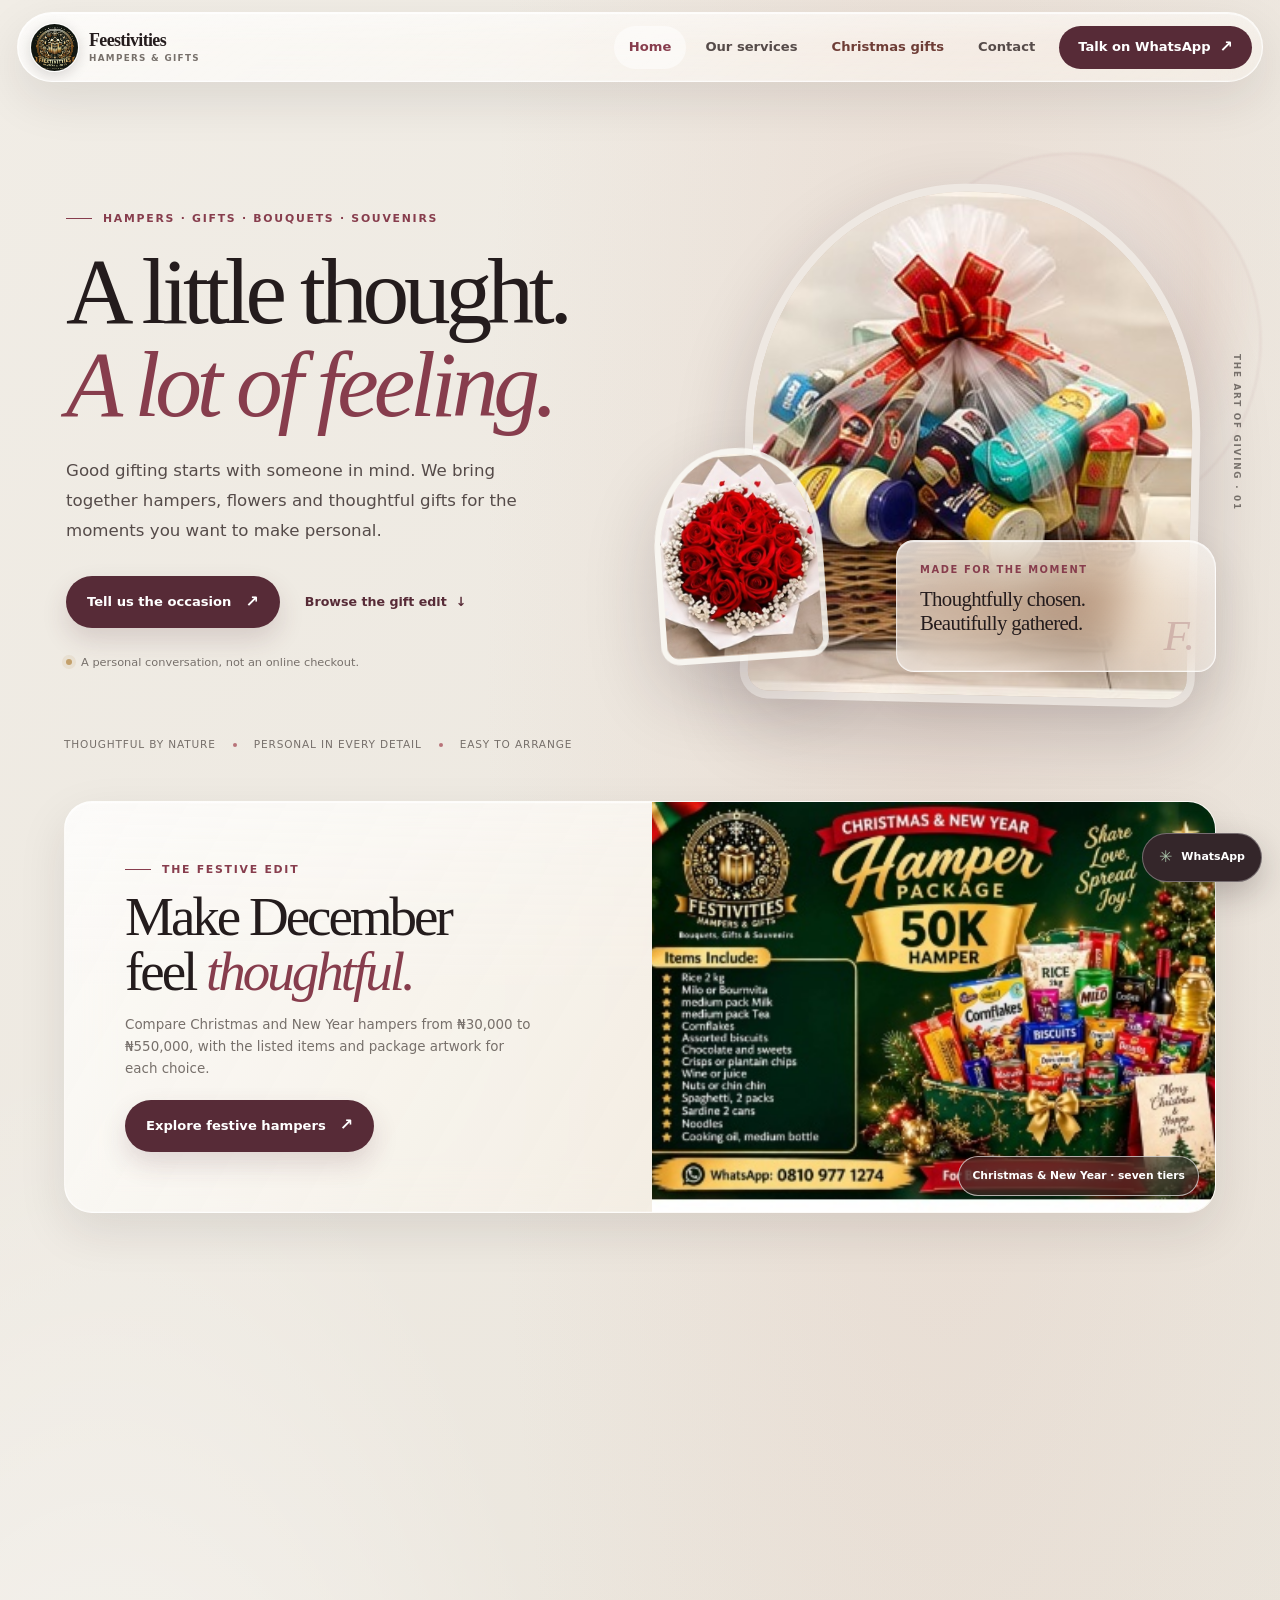
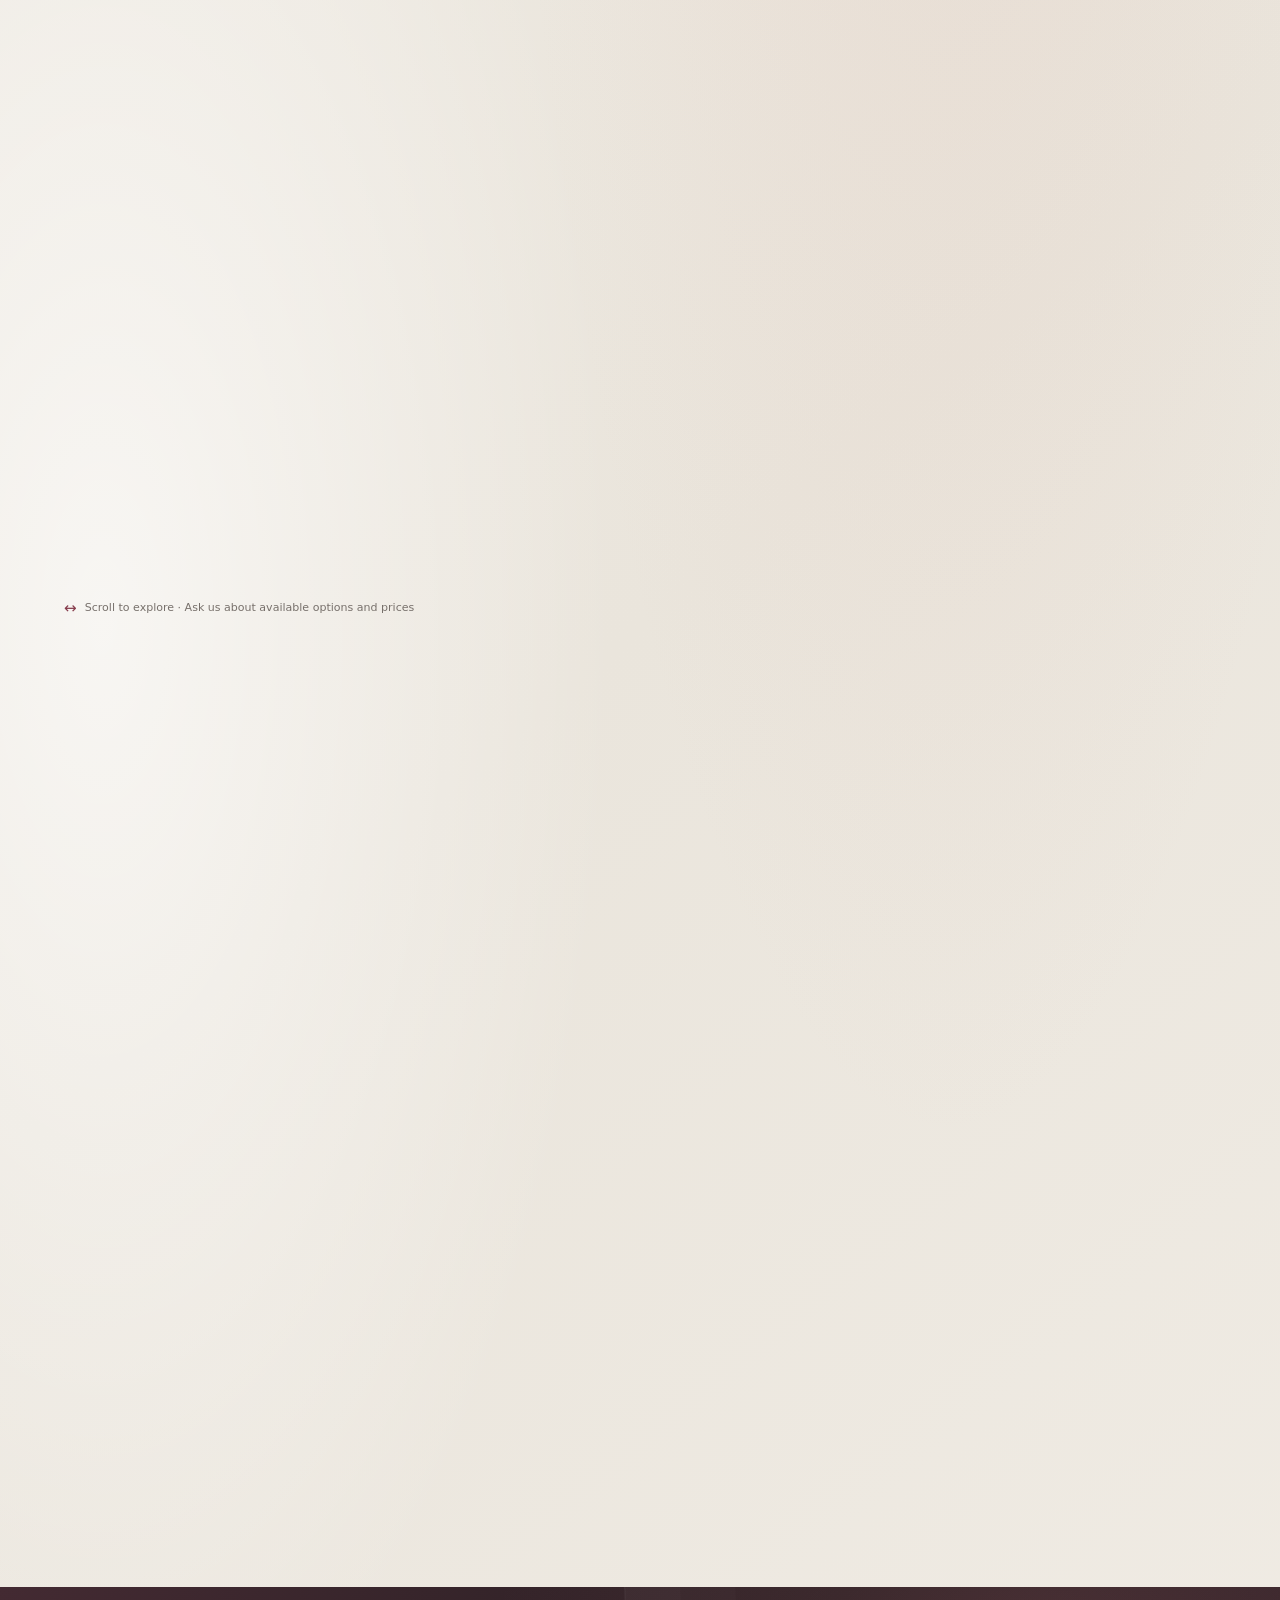
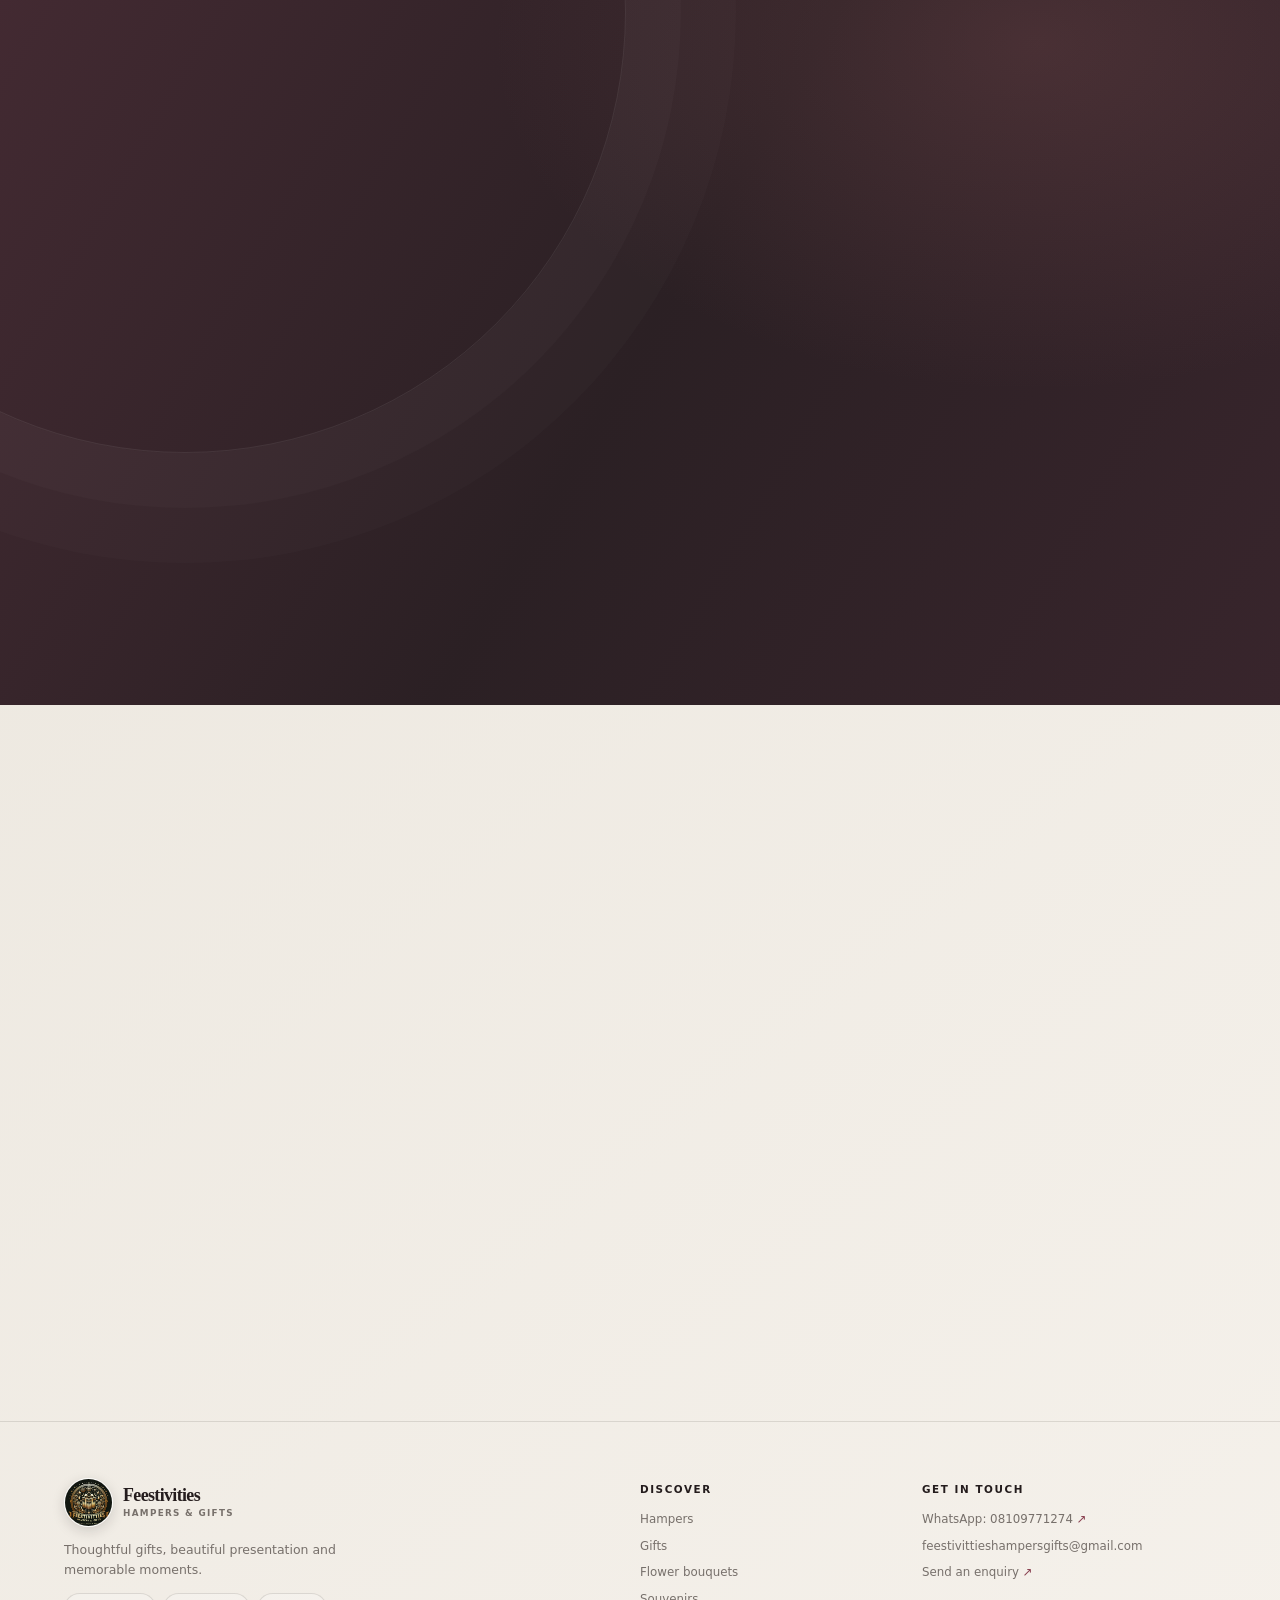
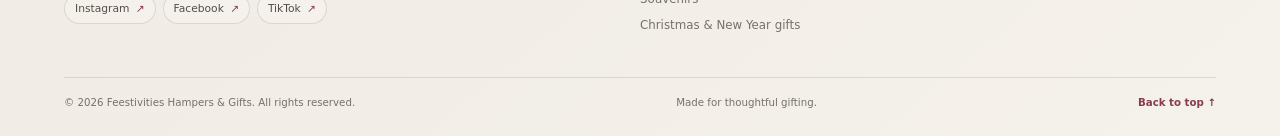
<file: index.html>
<!doctype html>
<html lang="en">
<head>
  <meta charset="utf-8">
  <meta name="viewport" content="width=device-width, initial-scale=1">
  <meta name="theme-color" content="#eee9e1">
  <title>Hampers &amp; Gifts in Nigeria | Feestivities</title>
  <meta name="description" content="Thoughtful hampers, flowers and gifts for birthdays, celebrations and the moments worth remembering. Browse Feestivities and enquire on WhatsApp.">
  <link rel="canonical" href="https://feestivittieshampersgifts.github.io/com/">
  <meta name="keywords" content="gift hampers Nigeria, hampers, flowers, celebration gifts, Feestivities">
  <meta name="referrer" content="strict-origin-when-cross-origin">
  <meta http-equiv="Content-Security-Policy" content="default-src 'self'; base-uri 'self'; object-src 'none'; form-action 'self'; script-src 'self'; style-src 'self'; img-src 'self' data:; font-src 'self' data:; connect-src 'self'; upgrade-insecure-requests">
  <meta property="og:type" content="website">
  <meta property="og:site_name" content="Feestivities Hampers &amp; Gifts">
  <meta property="og:url" content="https://feestivittieshampersgifts.github.io/com/">
  <meta property="og:title" content="Hampers &amp; Gifts in Nigeria | Feestivities">
  <meta property="og:description" content="Thoughtful hampers, flowers and gifts for the moments worth remembering.">
  <meta property="og:image" content="https://files.manuscdn.com/user_upload_by_module/session_file/310519664079366504/eACxbSmCUSmBWmVC.jpg">
  <meta property="og:image:alt" content="A collection of thoughtful Feestivities hampers and gifts from the supplied product photos">
  <meta property="og:image:type" content="image/jpeg">
  <meta name="twitter:card" content="summary_large_image">
  <meta name="twitter:title" content="Hampers &amp; Gifts in Nigeria | Feestivities">
  <meta name="twitter:description" content="Thoughtful hampers, flowers and gifts for the moments worth remembering.">
  <meta name="twitter:image" content="https://files.manuscdn.com/user_upload_by_module/session_file/310519664079366504/eACxbSmCUSmBWmVC.jpg">
  <meta name="twitter:image:alt" content="A collection of thoughtful Feestivities hampers and gifts from the supplied product photos">
  <link rel="icon" href="assets/images/logo.jpg">
  <link rel="stylesheet" href="css/style.css">
  <link rel="stylesheet" href="css/christmas.css">
</head>
<body id="top" data-page="home">
  <div class="scroll-meter" aria-hidden="true"><span></span></div>
  <header class="site-header glass-surface">
    <a class="brand" href="index.html" aria-label="Feestivities Hampers & Gifts home">
      <img src="assets/images/logo.jpg" alt="">
      <span class="brand-name">Feestivities<small>Hampers &amp; Gifts</small></span>
    </a>
    <button class="menu-toggle" type="button" aria-label="Open navigation" aria-expanded="false" aria-controls="primary-navigation">
      <span></span><span></span>
    </button>
    <nav class="main-nav" id="primary-navigation" aria-label="Main navigation">
      <a class="nav-link is-active" href="index.html" aria-current="page">Home</a>
      <a class="nav-link" href="services.html">Our services</a>
      <a class="nav-link holiday-link" href="christmas.html">Christmas gifts</a>
      <a class="nav-link" href="contact.html">Contact</a>
      <a class="nav-cta" href="https://wa.me/2348109771274?text=Hello%20Feestivities%20Hampers%20%26%20Gifts%2C%20I%20would%20like%20to%20ask%20about%20an%20order." target="_blank" rel="noopener noreferrer">Talk on WhatsApp <span aria-hidden="true">↗</span></a>
    </nav>
  </header>

  <main>
    <section class="hero section-wrap">
      <div class="container hero-layout">
        <div class="hero-copy reveal">
          <p class="eyebrow"><span class="eyebrow-line"></span> Hampers · Gifts · Bouquets · Souvenirs</p>
          <h1>A little thought.<br><em>A lot of feeling.</em></h1>
          <p class="hero-lead">Good gifting starts with someone in mind. We bring together hampers, flowers and thoughtful gifts for the moments you want to make personal.</p>
          <div class="hero-actions">
            <a class="button button-dark" href="https://wa.me/2348109771274?text=Hello%20Feestivities%20Hampers%20%26%20Gifts%2C%20I%20would%20like%20help%20choosing%20a%20gift." target="_blank" rel="noopener noreferrer" data-whatsapp="gift guidance">Tell us the occasion <span aria-hidden="true">↗</span></a>
            <a class="text-link" href="#gift-edit">Browse the gift edit <span aria-hidden="true">↓</span></a>
          </div>
          <p class="quiet-note"><span class="quiet-dot"></span> A personal conversation, not an online checkout.</p>
        </div>
        <div class="hero-stage reveal" data-parallax-stage>
          <div class="hero-image hero-image-main">
            <img src="assets/images/hamper-basket.jpg" alt="A woven hamper basket filled with carefully arranged gifts" fetchpriority="high">
          </div>
          <div class="hero-glass-note glass-surface">
            <span class="note-overline">Made for the moment</span>
            <strong>Thoughtfully chosen.<br>Beautifully gathered.</strong>
            <span class="note-mark" aria-hidden="true">F.</span>
          </div>
          <div class="hero-image hero-image-detail">
            <img src="assets/images/flower-bouquet-red.jpg" alt="A bouquet of red roses, wrapped for a special moment" loading="lazy">
          </div>
          <span class="hero-side-caption" aria-hidden="true">THE ART OF GIVING · 01</span>
          <div class="hero-orb" aria-hidden="true"></div>
        </div>
      </div>
      <div class="container hero-foot reveal">
        <span>Thoughtful by nature</span><span class="foot-divider"></span><span>Personal in every detail</span><span class="foot-divider"></span><span>Easy to arrange</span>
      </div>
    </section>

    <section class="holiday-teaser section-wrap">
      <div class="container">
        <div class="holiday-teaser-panel glass-surface reveal">
          <div class="holiday-teaser-copy">
            <p class="eyebrow"><span class="eyebrow-line"></span> The festive edit</p>
            <h2>Make December<br>feel <em>thoughtful.</em></h2>
            <p>Compare Christmas and New Year hampers from ₦30,000 to ₦550,000, with the listed items and package artwork for each choice.</p>
            <a class="button button-dark" href="christmas.html">Explore festive hampers <span aria-hidden="true">↗</span></a>
          </div>
          <a class="holiday-teaser-art" href="christmas.html" aria-label="See Christmas and New Year hamper packages">
            <img src="assets/holiday/christmas-hamper-50k.jpg" alt="Christmas and New Year ₦50,000 hamper package from the supplied Feestivities artwork" loading="lazy">
            <span>Christmas &amp; New Year · seven tiers</span>
          </a>
        </div>
      </div>
    </section>

    <section class="gift-edit section-wrap" id="gift-edit">
      <div class="container">
        <div class="section-heading reveal">
          <div>
            <p class="eyebrow"><span class="eyebrow-line"></span> A few ways to say it</p>
            <h2>Find your kind<br>of <em>thoughtful.</em></h2>
          </div>
          <div class="heading-aside">
            <p>Browse a handful of gift ideas, then ask us about an arrangement that feels right for your person and occasion.</p>
            <a class="text-link" href="services.html">See all services <span aria-hidden="true">↗</span></a>
          </div>
        </div>
        <div class="filter-row reveal" role="group" aria-label="Filter gift ideas">
          <span class="filter-label">Browse by</span>
          <button class="filter-chip is-selected" type="button" data-filter="all" aria-pressed="true">Everything</button>
          <button class="filter-chip" type="button" data-filter="hampers" aria-pressed="false">Hampers</button>
          <button class="filter-chip" type="button" data-filter="gifts" aria-pressed="false">Gifts</button>
          <button class="filter-chip" type="button" data-filter="flowers" aria-pressed="false">Flowers</button>
          <div class="rail-controls" aria-label="Scroll gift ideas">
            <button type="button" class="round-control" data-rail="gift-rail" data-direction="-1" aria-label="Scroll gift ideas left">←</button>
            <button type="button" class="round-control" data-rail="gift-rail" data-direction="1" aria-label="Scroll gift ideas right">→</button>
          </div>
        </div>
        <div class="product-rail" id="gift-rail" aria-label="Gift ideas">
          <article class="product-slide reveal" data-category="hampers">
            <a class="product-photo" href="contact.html#enquiry" aria-label="Ask about Birthday Hamper">
              <img src="assets/images/birthday-gift.jpg" alt="Birthday gift arrangement with a balloon and flowers" loading="lazy">
              <span class="photo-index">01 <i>/</i> 12</span><span class="photo-arrow" aria-hidden="true">↗</span>
            </a>
            <div class="product-caption"><span class="product-type">For birthdays</span><h3>Birthday Hamper</h3><a class="text-link" href="https://wa.me/2348109771274?text=Hello%20Feestivities%20Hampers%20%26%20Gifts%2C%20I%20am%20interested%20in%20your%20Birthday%20Hamper.%20Please%20send%20me%20the%20available%20options%20and%20prices." target="_blank" rel="noopener noreferrer" data-whatsapp="Birthday Hamper">Ask about this gift <span aria-hidden="true">↗</span></a></div>
          </article>
          <article class="product-slide reveal" data-category="gifts">
            <a class="product-photo" href="contact.html#enquiry" aria-label="Ask about Romantic Gift">
              <img src="assets/images/valentine-gift-1.jpg" alt="A red and gold romantic gift box arrangement" loading="lazy">
              <span class="photo-index">02 <i>/</i> 12</span><span class="photo-arrow" aria-hidden="true">↗</span>
            </a>
            <div class="product-caption"><span class="product-type">For someone special</span><h3>Romantic Gift</h3><a class="text-link" href="https://wa.me/2348109771274?text=Hello%20Feestivities%20Hampers%20%26%20Gifts%2C%20I%20am%20interested%20in%20your%20Romantic%20Gift.%20Please%20send%20me%20the%20available%20options%20and%20prices." target="_blank" rel="noopener noreferrer" data-whatsapp="Romantic Gift">Ask about this gift <span aria-hidden="true">↗</span></a></div>
          </article>
          <article class="product-slide reveal" data-category="flowers">
            <a class="product-photo" href="contact.html#enquiry" aria-label="Ask about Flower Bouquet">
              <img src="assets/images/flower-bouquet-red.jpg" alt="A rounded bouquet of red roses" loading="lazy">
              <span class="photo-index">03 <i>/</i> 12</span><span class="photo-arrow" aria-hidden="true">↗</span>
            </a>
            <div class="product-caption"><span class="product-type">Say it with flowers</span><h3>Flower Bouquet</h3><a class="text-link" href="https://wa.me/2348109771274?text=Hello%20Feestivities%20Hampers%20%26%20Gifts%2C%20I%20am%20interested%20in%20a%20Flower%20Bouquet.%20Please%20send%20me%20the%20available%20options%20and%20prices." target="_blank" rel="noopener noreferrer" data-whatsapp="Flower Bouquet">Ask about this gift <span aria-hidden="true">↗</span></a></div>
          </article>
          <article class="product-slide reveal" data-category="gifts">
            <a class="product-photo" href="contact.html#enquiry" aria-label="Ask about Luxury Gift Set">
              <img src="assets/images/valentine-gift-2.jpg" alt="A dark gift box with carefully arranged personal gifts" loading="lazy">
              <span class="photo-index">04 <i>/</i> 12</span><span class="photo-arrow" aria-hidden="true">↗</span>
            </a>
            <div class="product-caption"><span class="product-type">A considered surprise</span><h3>Luxury Gift Set</h3><a class="text-link" href="https://wa.me/2348109771274?text=Hello%20Feestivities%20Hampers%20%26%20Gifts%2C%20I%20am%20interested%20in%20your%20Luxury%20Gift%20Set.%20Please%20send%20me%20the%20available%20options%20and%20prices." target="_blank" rel="noopener noreferrer" data-whatsapp="Luxury Gift Set">Ask about this gift <span aria-hidden="true">↗</span></a></div>
          </article>
          <article class="product-slide reveal" data-category="gifts">
            <a class="product-photo" href="contact.html#enquiry" aria-label="Ask about Love Teddy Gift">
              <img src="assets/images/valentine-teddy.jpg" alt="A pink teddy bear holding a red rose heart" loading="lazy">
              <span class="photo-index">05 <i>/</i> 12</span><span class="photo-arrow" aria-hidden="true">↗</span>
            </a>
            <div class="product-caption"><span class="product-type">A playful gesture</span><h3>Love Teddy Gift</h3><a class="text-link" href="https://wa.me/2348109771274?text=Hello%20Feestivities%20Hampers%20%26%20Gifts%2C%20I%20am%20interested%20in%20your%20Love%20Teddy%20Gift.%20Please%20send%20me%20the%20available%20options%20and%20prices." target="_blank" rel="noopener noreferrer" data-whatsapp="Love Teddy Gift">Ask about this gift <span aria-hidden="true">↗</span></a></div>
          </article>
          <article class="product-slide reveal" data-category="flowers">
            <a class="product-photo" href="contact.html#enquiry" aria-label="Ask about Rose Bouquet">
              <img src="assets/images/flower-bouquet-red-white.jpg" alt="A bouquet of red and white roses" loading="lazy">
              <span class="photo-index">06 <i>/</i> 12</span><span class="photo-arrow" aria-hidden="true">↗</span>
            </a>
            <div class="product-caption"><span class="product-type">Classic, in bloom</span><h3>Rose Bouquet</h3><a class="text-link" href="https://wa.me/2348109771274?text=Hello%20Feestivities%20Hampers%20%26%20Gifts%2C%20I%20am%20interested%20in%20your%20Rose%20Bouquet.%20Please%20send%20me%20the%20available%20options%20and%20prices." target="_blank" rel="noopener noreferrer" data-whatsapp="Rose Bouquet">Ask about this gift <span aria-hidden="true">↗</span></a></div>
          </article>
          <article class="product-slide reveal" data-category="hampers">
            <a class="product-photo" href="contact.html#enquiry" aria-label="Ask about Celebration Hamper">
              <img src="assets/images/celebration-hamper.jpg" alt="A colourful celebration hamper arranged in a gift box" loading="lazy">
              <span class="photo-index">07 <i>/</i> 12</span><span class="photo-arrow" aria-hidden="true">↗</span>
            </a>
            <div class="product-caption"><span class="product-type">For a milestone</span><h3>Celebration Hamper</h3><a class="text-link" href="https://wa.me/2348109771274?text=Hello%20Feestivities%20Hampers%20%26%20Gifts%2C%20I%20am%20interested%20in%20your%20Celebration%20Hamper.%20Please%20send%20me%20the%20available%20options%20and%20prices." target="_blank" rel="noopener noreferrer" data-whatsapp="Celebration Hamper">Ask about this gift <span aria-hidden="true">↗</span></a></div>
          </article>
          <article class="product-slide reveal" data-category="hampers">
            <a class="product-photo" href="contact.html#enquiry" aria-label="Ask about Basket Hamper">
              <img src="assets/images/hamper-basket.jpg" alt="A wicker hamper basket filled with bottles, treats and gifts" loading="lazy">
              <span class="photo-index">08 <i>/</i> 12</span><span class="photo-arrow" aria-hidden="true">↗</span>
            </a>
            <div class="product-caption"><span class="product-type">Gathered together</span><h3>Basket Hamper</h3><a class="text-link" href="https://wa.me/2348109771274?text=Hello%20Feestivities%20Hampers%20%26%20Gifts%2C%20I%20am%20interested%20in%20your%20Basket%20Hamper.%20Please%20send%20me%20the%20available%20options%20and%20prices." target="_blank" rel="noopener noreferrer" data-whatsapp="Basket Hamper">Ask about this gift <span aria-hidden="true">↗</span></a></div>
          </article>
          <article class="product-slide reveal" data-category="gifts">
            <a class="product-photo" href="contact.html#enquiry" aria-label="Ask about Pink Gift Collection">
              <img src="assets/images/pink-gift.jpg" alt="A pink gift arrangement with a handbag, tumbler and keepsakes" loading="lazy">
              <span class="photo-index">09 <i>/</i> 12</span><span class="photo-arrow" aria-hidden="true">↗</span>
            </a>
            <div class="product-caption"><span class="product-type">A softer palette</span><h3>Pink Gift Collection</h3><a class="text-link" href="https://wa.me/2348109771274?text=Hello%20Feestivities%20Hampers%20%26%20Gifts%2C%20I%20am%20interested%20in%20your%20Pink%20Gift%20Collection.%20Please%20send%20me%20the%20available%20options%20and%20prices." target="_blank" rel="noopener noreferrer" data-whatsapp="Pink Gift Collection">Ask about this gift <span aria-hidden="true">↗</span></a></div>
          </article>
          <article class="product-slide reveal" data-category="gifts">
            <a class="product-photo" href="contact.html#enquiry" aria-label="Ask about Premium Gift Box">
              <img src="assets/images/black-gift.jpg" alt="A premium dark gift box with a blue ribbon" loading="lazy">
              <span class="photo-index">10 <i>/</i> 12</span><span class="photo-arrow" aria-hidden="true">↗</span>
            </a>
            <div class="product-caption"><span class="product-type">A polished presentation</span><h3>Premium Gift Box</h3><a class="text-link" href="https://wa.me/2348109771274?text=Hello%20Feestivities%20Hampers%20%26%20Gifts%2C%20I%20am%20interested%20in%20your%20Premium%20Gift%20Box.%20Please%20send%20me%20the%20available%20options%20and%20prices." target="_blank" rel="noopener noreferrer" data-whatsapp="Premium Gift Box">Ask about this gift <span aria-hidden="true">↗</span></a></div>
          </article>
          <article class="product-slide reveal" data-category="hampers">
            <a class="product-photo" href="contact.html#enquiry" aria-label="Ask about Birthday Surprise">
              <img src="assets/images/birthday-gentleman.jpg" alt="A wooden birthday hamper with personal gifts" loading="lazy">
              <span class="photo-index">11 <i>/</i> 12</span><span class="photo-arrow" aria-hidden="true">↗</span>
            </a>
            <div class="product-caption"><span class="product-type">A birthday to remember</span><h3>Birthday Surprise</h3><a class="text-link" href="https://wa.me/2348109771274?text=Hello%20Feestivities%20Hampers%20%26%20Gifts%2C%20I%20am%20interested%20in%20your%20Birthday%20Surprise.%20Please%20send%20me%20the%20available%20options%20and%20prices." target="_blank" rel="noopener noreferrer" data-whatsapp="Birthday Surprise">Ask about this gift <span aria-hidden="true">↗</span></a></div>
          </article>
          <article class="product-slide reveal" data-category="gifts">
            <a class="product-photo" href="contact.html#enquiry" aria-label="Ask about Custom Gift Box">
              <img src="assets/images/jewelry-gift.jpg" alt="A jewelry gift presentation in a keepsake box" loading="lazy">
              <span class="photo-index">12 <i>/</i> 12</span><span class="photo-arrow" aria-hidden="true">↗</span>
            </a>
            <div class="product-caption"><span class="product-type">Made around your idea</span><h3>Custom Gift Box</h3><a class="text-link" href="https://wa.me/2348109771274?text=Hello%20Feestivities%20Hampers%20%26%20Gifts%2C%20I%20am%20interested%20in%20a%20Custom%20Gift%20Box.%20Please%20send%20me%20the%20available%20options%20and%20prices." target="_blank" rel="noopener noreferrer" data-whatsapp="Custom Gift Box">Ask about this gift <span aria-hidden="true">↗</span></a></div>
          </article>
        </div>
        <p class="rail-hint"><span aria-hidden="true">↔</span> Scroll to explore · Ask us about available options and prices</p>
      </div>
    </section>

    <section class="moments-section section-wrap">
      <div class="container moments-layout">
        <div class="moments-visual reveal">
          <div class="moment-photo moment-photo-tall"><img src="assets/images/valentine-wine.jpg" alt="Heart-shaped romantic gift with roses and chocolates" loading="lazy"></div>
          <div class="moment-photo moment-photo-small"><img src="assets/images/celebration-stack.jpg" alt="A series of red celebration gift boxes" loading="lazy"></div>
          <span class="moment-caption glass-surface">Made for a moment that matters</span>
        </div>
        <div class="moments-copy reveal">
          <p class="eyebrow"><span class="eyebrow-line"></span> The reason behind it</p>
          <h2>There’s always<br>a <em>right moment.</em></h2>
          <p class="moments-lead">A birthday, a thank-you, a new beginning—or simply a day you want to make brighter. Choose an occasion and explore a thoughtful way to mark it.</p>
          <div class="moment-links" aria-label="Browse by occasion">
            <a href="services.html#valentine">Valentine’s Day <span>↗</span></a>
            <a href="services.html#birthday">Birthday <span>↗</span></a>
            <a href="services.html#bridal">Bridal Shower <span>↗</span></a>
            <a href="services.html#wedding">Wedding Day <span>↗</span></a>
            <a href="services.html#celebration">Celebrations <span>↗</span></a>
            <a href="services.html#graduation">Graduation <span>↗</span></a>
            <a href="services.html#corporate">Corporate Event <span>↗</span></a>
            <a href="services.html#appreciation">Appreciation <span>↗</span></a>
          </div>
          <a class="text-link" href="services.html#occasions">Explore every occasion <span aria-hidden="true">↗</span></a>
        </div>
      </div>
    </section>

    <section class="ritual-section section-wrap">
      <div class="container ritual-layout">
        <div class="ritual-copy reveal">
          <p class="eyebrow eyebrow-light"><span class="eyebrow-line"></span> The Feestivities way</p>
          <h2>Personal is<br>the <em>prettiest part.</em></h2>
          <p>Share a little about the person, the moment and what you have in mind. We’ll talk through the available options with you directly.</p>
          <a class="button button-glass" href="services.html">Explore our services <span aria-hidden="true">↗</span></a>
        </div>
        <div class="ritual-steps reveal">
          <div class="ritual-step"><span>01</span><div><h3>Choose a feeling</h3><p>Explore hampers, gifts, bouquets and souvenirs.</p></div></div>
          <div class="ritual-step"><span>02</span><div><h3>Tell us about the moment</h3><p>Share your occasion, preferences and budget over WhatsApp.</p></div></div>
          <div class="ritual-step"><span>03</span><div><h3>Make it personal</h3><p>Discuss a suitable arrangement and available options with us.</p></div></div>
          <a class="ritual-photo" href="services.html#hampers" aria-label="Explore hamper services">
            <img src="assets/images/celebration-hamper.jpg" alt="A gift hamper arranged for a celebration" loading="lazy">
            <span>Beautifully considered <b aria-hidden="true">↗</b></span>
          </a>
        </div>
      </div>
    </section>

    <section class="closing-section section-wrap">
      <div class="container">
        <div class="closing-card glass-surface reveal">
          <span class="closing-stamp" aria-hidden="true">F.</span>
          <p class="eyebrow">Start with a small detail</p>
          <h2>Who are you<br>thinking of?</h2>
          <p>Tell us about the moment. We’ll help you find a thoughtful way to mark it.</p>
          <a class="button button-dark" href="https://wa.me/2348109771274?text=Hello%20Feestivities%20Hampers%20%26%20Gifts%2C%20I%20would%20like%20to%20make%20an%20enquiry%20about%20a%20gift." target="_blank" rel="noopener noreferrer" data-general-whatsapp>Start a WhatsApp enquiry <span aria-hidden="true">↗</span></a>
          <span class="closing-footnote">Your enquiry opens in WhatsApp. No online checkout.</span>
        </div>
      </div>
    </section>
  </main>

  <footer class="site-footer">
    <div class="container footer-main">
      <div class="footer-brand-block">
        <a class="brand footer-brand" href="index.html" aria-label="Feestivities Hampers & Gifts home">
          <img src="assets/images/logo.jpg" alt="">
          <span class="brand-name">Feestivities<small>Hampers &amp; Gifts</small></span>
        </a>
        <p>Thoughtful gifts, beautiful presentation and memorable moments.</p>
        <div class="social-links" aria-label="Social media">
          <a href="https://www.instagram.com/f_hampers_gifts?igsi=MThiamdqd2gwbDBrdw==" target="_blank" rel="noopener noreferrer">Instagram <span>↗</span></a>
          <a href="https://www.facebook.com/profile.php?id=61571345895703&amp;mibextid=rS40aB7S9Ucbxw6v" target="_blank" rel="noopener noreferrer">Facebook <span>↗</span></a>
          <a href="https://www.tiktok.com/@feestivities_hamp?_r=1&amp;_t=ZS-99L8Qdt3c1w" target="_blank" rel="noopener noreferrer">TikTok <span>↗</span></a>
        </div>
      </div>
      <div class="footer-link-group"><h2>Discover</h2><a href="services.html#hampers">Hampers</a><a href="services.html#gifts">Gifts</a><a href="services.html#flowers">Flower bouquets</a><a href="services.html#souvenirs">Souvenirs</a><a href="christmas.html">Christmas &amp; New Year gifts</a></div>
      <div class="footer-link-group"><h2>Get in touch</h2><a href="https://wa.me/2348109771274" target="_blank" rel="noopener noreferrer">WhatsApp: 08109771274 <span>↗</span></a><a href="mailto:feestivittieshampersgifts@gmail.com">feestivittieshampersgifts@gmail.com</a><a href="contact.html">Send an enquiry <span>↗</span></a></div>
    </div>
    <div class="container footer-bottom"><span>© <span data-calendar-year>2026</span> Feestivities Hampers &amp; Gifts. All rights reserved.</span><span>Made for thoughtful gifting.</span><a href="#top" class="back-top">Back to top ↑</a></div>
  </footer>

  <a class="whatsapp-float" href="https://wa.me/2348109771274" target="_blank" rel="noopener noreferrer" aria-label="Contact Feestivities on WhatsApp"><span aria-hidden="true">✳</span><small>WhatsApp</small></a>
  <script src="js/main.js" defer></script>
</body>
</html>
</file>
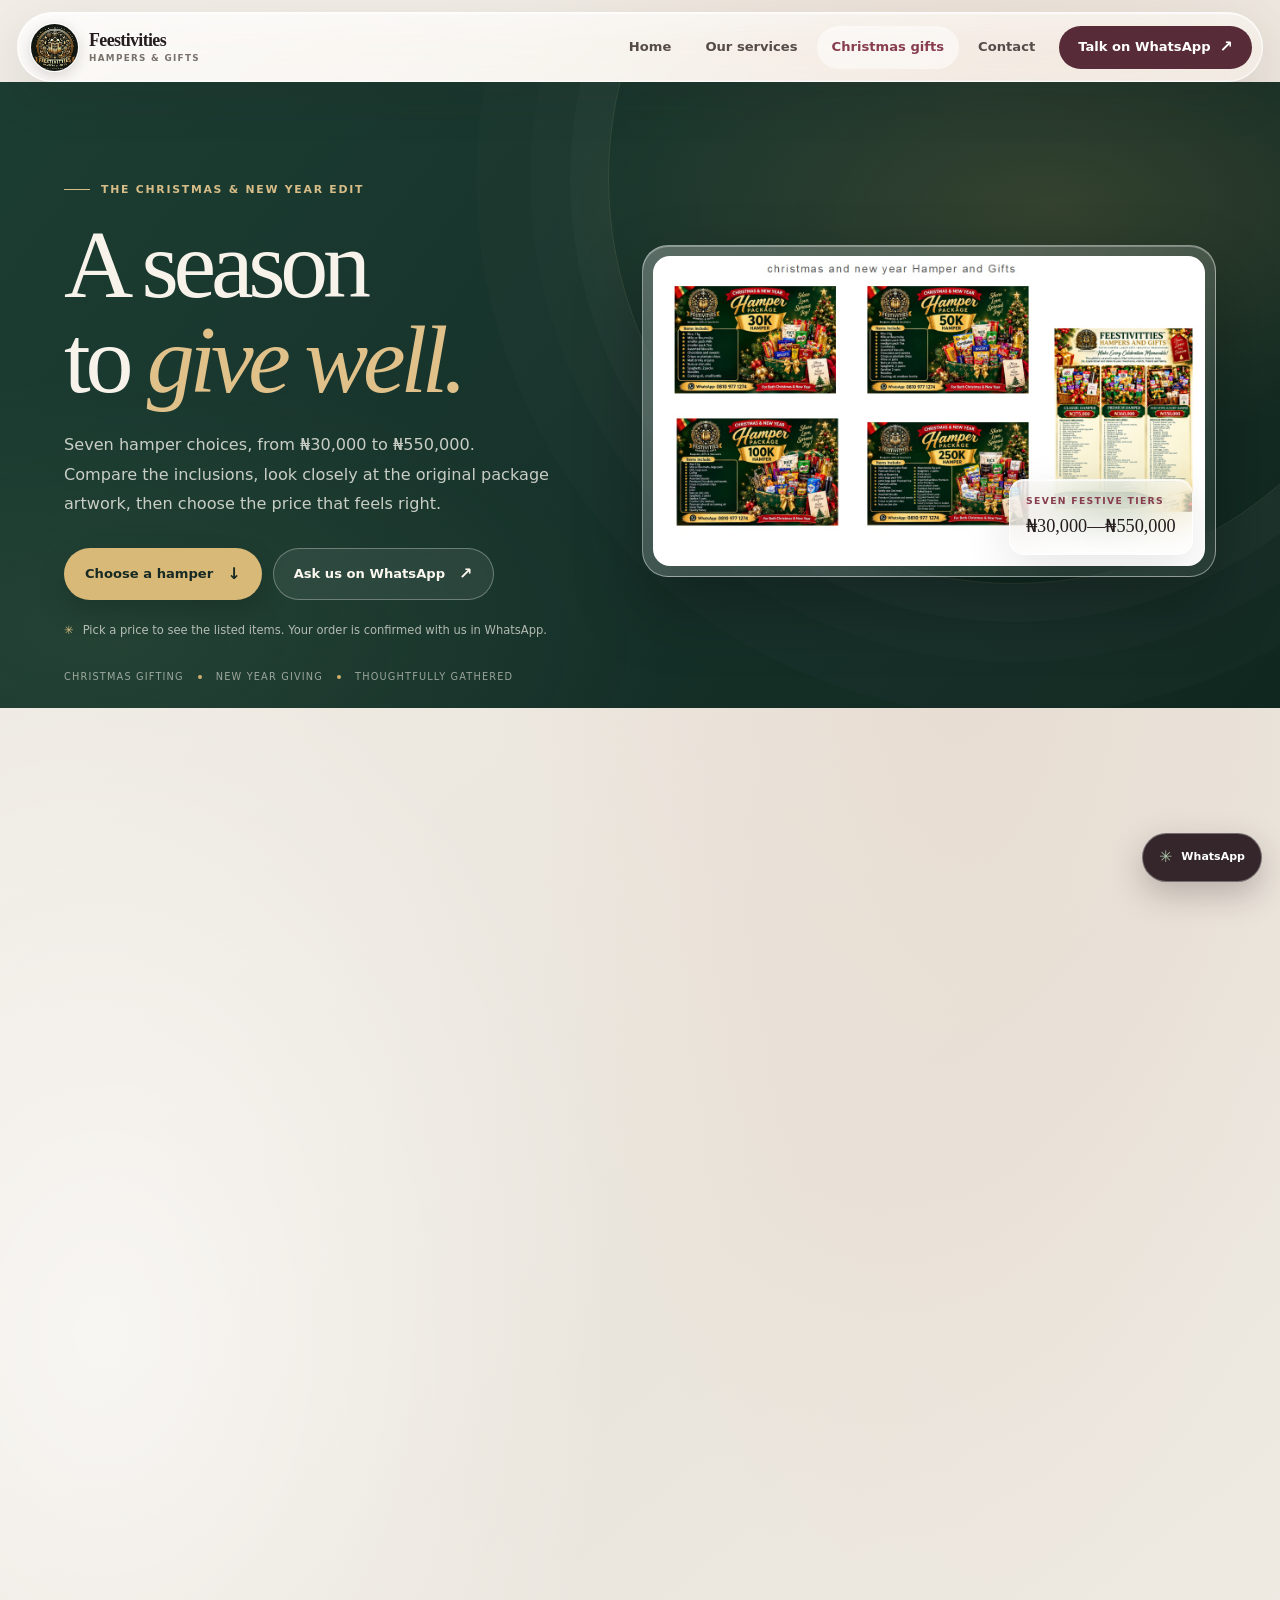
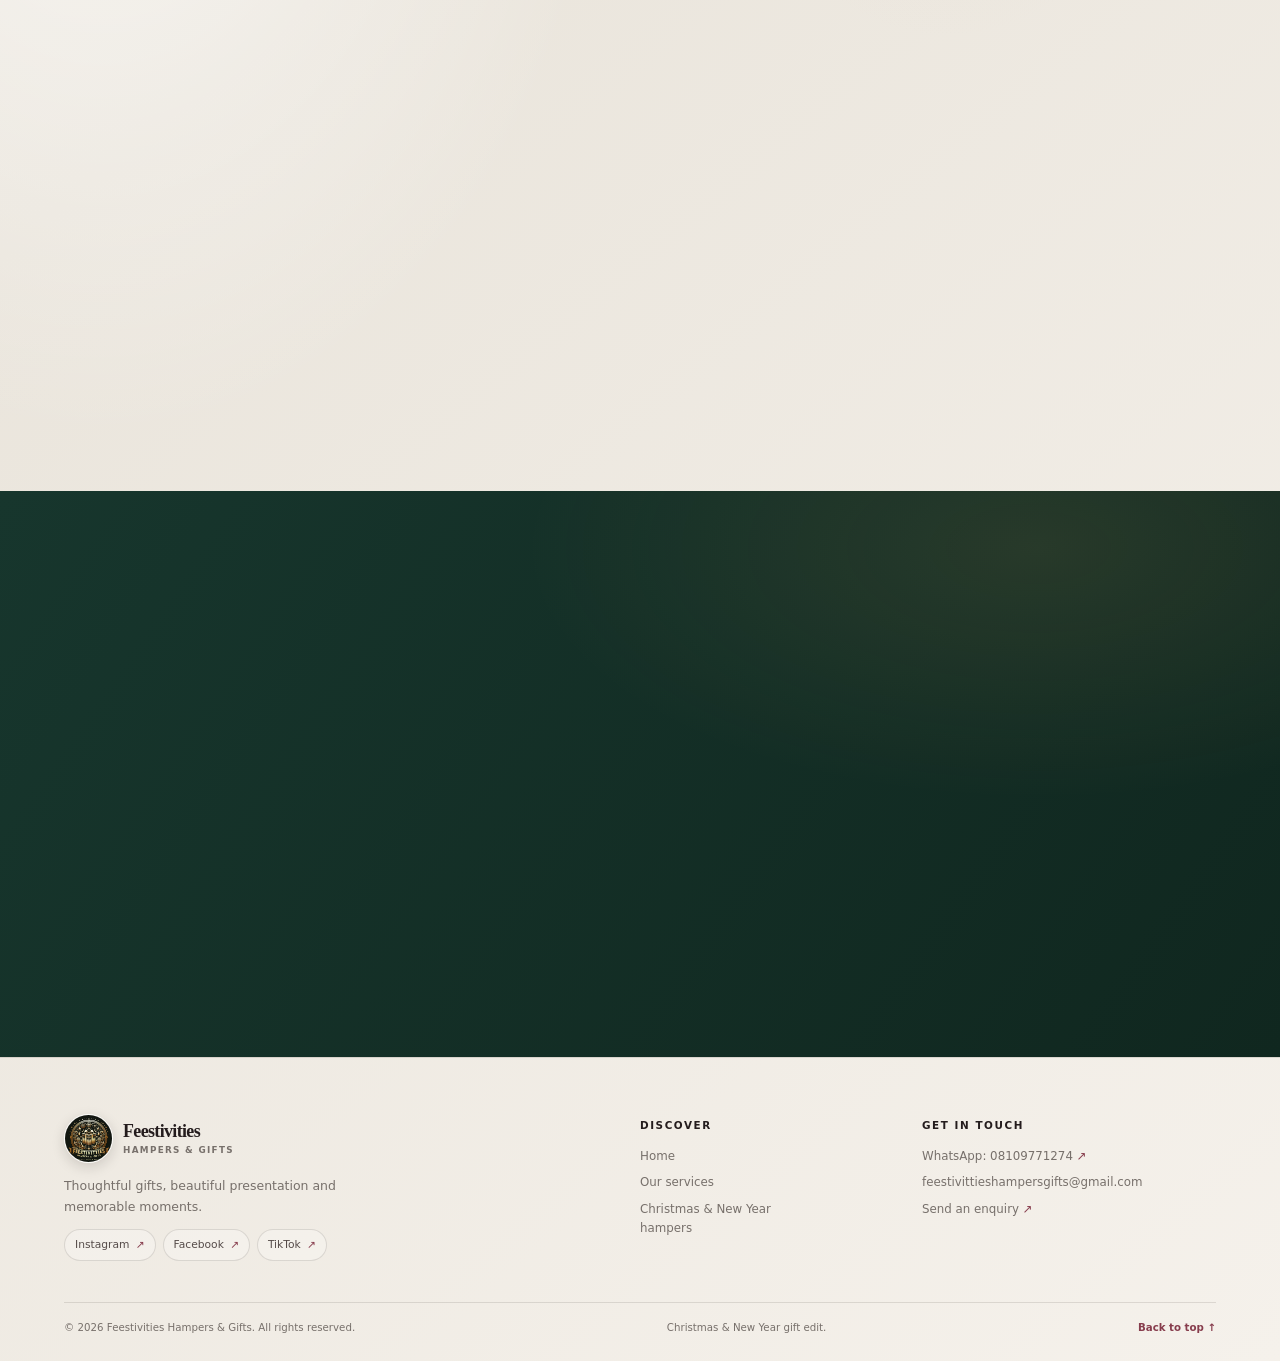
<file: christmas.html>
<!doctype html>
<html lang="en">
<head>
  <meta charset="utf-8">
  <meta name="viewport" content="width=device-width, initial-scale=1">
  <meta name="theme-color" content="#17362d">
  <meta name="referrer" content="strict-origin-when-cross-origin">
  <meta http-equiv="Content-Security-Policy" content="default-src 'self'; base-uri 'self'; object-src 'none'; form-action 'self'; script-src 'self'; style-src 'self'; img-src 'self' data:; font-src 'self' data:; connect-src 'self'; upgrade-insecure-requests">
  <title>Christmas &amp; New Year Hampers | Feestivities</title>
  <meta name="description" content="Compare seven Christmas and New Year hampers from ₦30,000 to ₦550,000. Review listed items, view each package and enquire on WhatsApp.">
  <link rel="canonical" href="https://feestivittieshampersgifts.github.io/com/christmas.html">
  <meta name="keywords" content="Christmas hampers, New Year gifts, gift hampers Nigeria, festive hampers, holiday gifts, Feestivities">
  <meta property="og:type" content="website">
  <meta property="og:site_name" content="Feestivities Hampers &amp; Gifts">
  <meta property="og:url" content="https://feestivittieshampersgifts.github.io/com/christmas.html">
  <meta property="og:title" content="Christmas &amp; New Year Hampers | Feestivities">
  <meta property="og:description" content="Compare seven Christmas and New Year hamper tiers from ₦30,000 to ₦550,000.">
  <meta property="og:image" content="https://files.manuscdn.com/user_upload_by_module/session_file/310519664079366504/PZFJXllDNMhSNqJx.jpg">
  <meta property="og:image:alt" content="Feestivities Christmas and New Year hamper packages and listed price tiers from the supplied flyer">
  <meta property="og:image:type" content="image/jpeg">
  <meta name="twitter:card" content="summary_large_image">
  <meta name="twitter:title" content="Christmas &amp; New Year Hampers | Feestivities">
  <meta name="twitter:description" content="Compare seven Christmas and New Year hamper tiers from ₦30,000 to ₦550,000.">
  <meta name="twitter:image" content="https://files.manuscdn.com/user_upload_by_module/session_file/310519664079366504/PZFJXllDNMhSNqJx.jpg">
  <meta name="twitter:image:alt" content="Feestivities Christmas and New Year hamper packages and listed price tiers from the supplied flyer">
  <link rel="icon" href="assets/images/logo.jpg">
  <link rel="preload" as="image" href="assets/holiday/christmas-season-flyer.jpg" fetchpriority="high">
  <link rel="stylesheet" href="css/style.css">
  <link rel="stylesheet" href="css/christmas.css">
  <script src="js/main.js" defer></script>
  <script src="js/christmas.js" defer></script>
</head>
<body id="top" data-page="christmas">
  <div class="scroll-meter" aria-hidden="true"><span></span></div>
  <header class="site-header glass-surface">
    <a class="brand" href="index.html" aria-label="Feestivities Hampers & Gifts home">
      <img src="assets/images/logo.jpg" alt="">
      <span class="brand-name">Feestivities<small>Hampers &amp; Gifts</small></span>
    </a>
    <button class="menu-toggle" type="button" aria-label="Open navigation" aria-expanded="false" aria-controls="primary-navigation"><span></span><span></span></button>
    <nav class="main-nav" id="primary-navigation" aria-label="Main navigation">
      <a class="nav-link" href="index.html">Home</a>
      <a class="nav-link" href="services.html">Our services</a>
      <a class="nav-link is-active" href="christmas.html" aria-current="page">Christmas gifts</a>
      <a class="nav-link" href="contact.html">Contact</a>
      <a class="nav-cta" href="https://wa.me/2348109771274?text=Hello%20Feestivities%20Hampers%20%26%20Gifts%2C%20I%20would%20like%20to%20ask%20about%20your%20Christmas%20and%20New%20Year%20hampers." target="_blank" rel="noopener noreferrer">Talk on WhatsApp <span aria-hidden="true">↗</span></a>
    </nav>
  </header>

  <main>
    <section class="holiday-hero section-wrap">
      <div class="container holiday-hero-layout">
        <div class="holiday-hero-copy reveal">
          <p class="eyebrow holiday-eyebrow"><span class="eyebrow-line"></span> The Christmas &amp; New Year edit</p>
          <h1>A season<br>to <em>give well.</em></h1>
          <p class="holiday-hero-lead">Seven hamper choices, from ₦30,000 to ₦550,000. Compare the inclusions, look closely at the original package artwork, then choose the price that feels right.</p>
          <div class="hero-actions holiday-actions">
            <a class="button button-gold" href="#christmas-selector">Choose a hamper <span aria-hidden="true">↓</span></a>
            <a class="button button-glass" href="https://wa.me/2348109771274?text=Hello%20Feestivities%20Hampers%20%26%20Gifts%2C%20please%20send%20me%20the%20current%20Christmas%20and%20New%20Year%20hamper%20options." target="_blank" rel="noopener noreferrer">Ask us on WhatsApp <span aria-hidden="true">↗</span></a>
          </div>
          <p class="holiday-assurance"><span aria-hidden="true">✳</span> Pick a price to see the listed items. Your order is confirmed with us in WhatsApp.</p>
        </div>
        <figure class="holiday-hero-art reveal">
          <img src="assets/holiday/christmas-season-flyer.jpg" alt="Original Feestivities Christmas and New Year hamper artwork showing seven price options from ₦30,000 to ₦550,000" fetchpriority="high">
          <figcaption class="holiday-art-note glass-surface"><span>Seven festive tiers</span><strong>₦30,000—₦550,000</strong></figcaption>
        </figure>
      </div>
      <div class="container holiday-ribbon reveal"><span>Christmas gifting</span><i></i><span>New Year giving</span><i></i><span>Thoughtfully gathered</span></div>
    </section>

    <section class="holiday-explorer section-wrap" id="christmas-selector">
      <div class="container">
        <div class="holiday-section-heading reveal">
          <div><p class="eyebrow"><span class="eyebrow-line"></span> Pick your price</p><h2>Find your<br><em>festive fit.</em></h2></div>
          <p>Choose an amount below. The contents and matching image will update so you can compare each hamper before asking us about it.</p>
        </div>

        <div class="holiday-picker glass-surface reveal">
          <div class="holiday-picker-top">
            <div class="holiday-select-wrap">
              <label for="hamper-tier">Choose a hamper price</label>
              <select id="hamper-tier" name="hamper-tier" aria-controls="selected-hamper-details">
                <option value="30000" selected>₦30,000 — Christmas hamper</option>
                <option value="50000">₦50,000 — Christmas hamper</option>
                <option value="100000">₦100,000 — Christmas hamper</option>
                <option value="250000">₦250,000 — Christmas hamper</option>
                <option value="275000">₦275,000 — Classic hamper</option>
                <option value="360000">₦360,000 — Premium hamper</option>
                <option value="550000">₦550,000 — Executive Luxury hamper</option>
              </select>
            </div>
            <p class="holiday-price-range"><span>Starting at</span><strong>₦30,000</strong><span>up to</span><strong>₦550,000</strong></p>
          </div>

          <div class="holiday-price-strip" role="group" aria-label="Select a Christmas or New Year hamper price">
            <button type="button" class="holiday-price-card is-selected" data-tier-choice="30000" aria-pressed="true">
              <img src="assets/holiday/christmas-hamper-30k.jpg" alt="Supplied flyer image for the ₦30,000 hamper" loading="lazy"><span>₦30,000</span>
            </button>
            <button type="button" class="holiday-price-card" data-tier-choice="50000" aria-pressed="false">
              <img src="assets/holiday/christmas-hamper-50k.jpg" alt="Supplied flyer image for the ₦50,000 hamper" loading="lazy"><span>₦50,000</span>
            </button>
            <button type="button" class="holiday-price-card" data-tier-choice="100000" aria-pressed="false">
              <img src="assets/holiday/christmas-hamper-100k.jpg" alt="Supplied flyer image for the ₦100,000 hamper" loading="lazy"><span>₦100,000</span>
            </button>
            <button type="button" class="holiday-price-card" data-tier-choice="250000" aria-pressed="false">
              <img src="assets/holiday/christmas-hamper-250k.jpg" alt="Supplied flyer image for the ₦250,000 hamper" loading="lazy"><span>₦250,000</span>
            </button>
            <button type="button" class="holiday-price-card" data-tier-choice="275000" aria-pressed="false">
              <img src="assets/holiday/christmas-hamper-275k.jpg" alt="Separate full-height price and item panel for the ₦275,000 Classic hamper" loading="lazy"><span>₦275,000</span>
            </button>
            <button type="button" class="holiday-price-card" data-tier-choice="360000" aria-pressed="false">
              <img src="assets/holiday/christmas-hamper-360k.jpg" alt="Separate full-height price and item panel for the ₦360,000 Premium hamper" loading="lazy"><span>₦360,000</span>
            </button>
            <button type="button" class="holiday-price-card" data-tier-choice="550000" aria-pressed="false">
              <img src="assets/holiday/christmas-hamper-550k.jpg" alt="Separate full-height price and item panel for the ₦550,000 Executive Luxury hamper" loading="lazy"><span>₦550,000</span>
            </button>
          </div>

          <div class="selected-hamper-layout" id="selected-hamper-details" aria-live="polite">
            <figure class="package-art" id="package-art">
              <button type="button" class="package-image-button" id="open-package-image" aria-haspopup="dialog" aria-label="Open the selected hamper image larger">
                <img id="selected-package-image" src="assets/holiday/christmas-hamper-30k.jpg" alt="Christmas and New Year ₦30,000 hamper package as shown in the supplied artwork" fetchpriority="high">
                <span class="package-image-zoom">View image larger <b aria-hidden="true">↗</b></span>
              </button>
              <figcaption id="selected-package-caption">Separate image for the selected hamper tier</figcaption>
            </figure>
            <div class="package-details">
              <p class="eyebrow"><span class="eyebrow-line"></span> Selected hamper</p>
              <h3 id="selected-package-name">₦30,000 Christmas hamper</h3>
              <p class="package-help">Items shown in this price-tier artwork:</p>
              <div class="package-inclusions" id="package-inclusions">
                <article class="package-list is-active" data-package="30000" aria-labelledby="items-30000-title">
                  <h4 id="items-30000-title">Items included</h4>
                  <ul><li>Rice, 1 kg</li><li>Milo or Bournvita</li><li>Smaller pack of milk</li><li>Smaller pack of tea</li><li>Assorted biscuits</li><li>Chocolate and sweets</li><li>Crisps or plantain chips</li><li>Malt drinks or juice</li><li>Nuts or chin chin</li><li>Spaghetti, 2 packs</li><li>Noodles</li><li>Cooking oil, small bottle</li></ul>
                </article>
                <article class="package-list" data-package="50000" aria-labelledby="items-50000-title" hidden>
                  <h4 id="items-50000-title">Items included</h4>
                  <ul><li>Rice, 2 kg</li><li>Milo or Bournvita</li><li>Medium pack of milk</li><li>Medium pack of tea</li><li>Cornflakes</li><li>Assorted biscuits</li><li>Chocolate and sweets</li><li>Crisps or plantain chips</li><li>Wine or juice</li><li>Nuts or chin chin</li><li>Spaghetti, 2 packs</li><li>Sardines, 2 cans</li><li>Noodles</li><li>Cooking oil, medium bottle</li></ul>
                </article>
                <article class="package-list" data-package="100000" aria-labelledby="items-100000-title" hidden>
                  <h4 id="items-100000-title">Items included</h4>
                  <ul><li>Rice, 5 kg</li><li>Milo or Bournvita, large pack</li><li>Milk, large pack</li><li>Coffee</li><li>Cornflakes</li><li>Assorted biscuits</li><li>Premium chocolate and sweets</li><li>Crisps or plantain chips</li><li>Wine</li><li>Juice</li><li>Nuts or chin chin</li><li>Spaghetti, 2 packs</li><li>Sardines, 2 cans</li><li>Comfort for clothes</li><li>Premium olive oil or cooking oil</li><li>Water flask</li><li>Quality honey</li></ul>
                </article>
                <article class="package-list" data-package="250000" aria-labelledby="items-250000-title" hidden>
                  <h4 id="items-250000-title">Items included</h4>
                  <ul><li>Stainless steel water flask</li><li>Premium rice, 5 kg</li><li>Milo or Bournvita</li><li>Extra-large pack of milk</li><li>Extra-large pack of flavoured tea</li><li>Premium coffee</li><li>Cornflakes</li><li>Family-size oatmeal</li><li>Assorted biscuits</li><li>Premium chocolate and sweets</li><li>Crisps or plantain chips</li><li>Nuts or chin chin</li><li>Paste sauce</li><li>Smoked fish</li><li>Baked beans</li><li>Mayonnaise, spaghetti, imported sardines, premium juice, wines, green peas, sweet corn, tissue and a Christmas card are also listed in the supplied artwork; some of this small print is not fully legible.</li></ul>
                </article>
                <article class="package-list" data-package="275000" aria-labelledby="items-275000-title" hidden>
                  <h4 id="items-275000-title">Classic hamper — items shown</h4>
                  <ul>
                    <li>Hamper basket or box</li><li>Stainless steel water flask</li><li>Premium rice, 5 kg</li><li>Milo or Bournvita, extra-large pack</li><li>Milk, extra-large pack</li><li>Flavoured tea</li><li>Premium coffee</li><li>Cornflakes, family size</li><li>Oatmeal</li><li>Assorted biscuits</li><li>Premium chocolate and sweets</li><li>Crisps or plantain chips</li><li>Nuts or chin chin</li><li>Mayonnaise, big pack</li><li>Spaghetti, 2 packs</li><li>Paste sauce</li><li>Smoked fish</li><li>Imported sardines</li><li>Premium juice</li><li>Premium non-alcoholic wine</li><li>Premium hand wash</li><li>Rakhid beans, big pack</li><li>Green peas, big pack</li><li>Sweet corn, big pack</li><li>Tissue box</li><li>Luxury hamper box or basket and presentation</li><li>Customized Christmas card</li>
                  </ul>
                </article>
                <article class="package-list" data-package="360000" aria-labelledby="items-360000-title" hidden>
                  <h4 id="items-360000-title">Premium hamper — items shown</h4>
                  <ul>
                    <li>Premium rice, 5 kg</li><li>Golden Penny or Housewell semolina</li><li>Premium garri</li><li>Beans, 1 kg</li><li>Spaghetti, 3 packs</li><li>Macaroni, 2 packs</li><li>Premium vegetable oil</li><li>Tomato paste</li><li>Toma D paste, multipack</li><li>Curry and thyme</li><li>Seasoning cubes, family pack</li><li>Stockfish</li><li>Smoked fish</li><li>Crayfish</li><li>Ground pepper</li><li>Imported sardines</li><li>Baked beans</li><li>Sweet corn</li><li>Oats, 2 packs</li><li>Mayonnaise</li><li>Milk or Flavourita, large pack</li><li>“Pack of 2 or Three Chunks,” large pack (wording as printed; please confirm)</li><li>Premium tea</li><li>Premium coffee</li><li>Chocolate, family size</li><li>Oats</li><li>Chocolate drink</li><li>Flavoured milk and juice</li><li>Non-alcoholic wine</li><li>Bottled water</li><li>Assorted biscuits, cookies and sweets</li><li>Rakhid drink (name as printed)</li><li>Mixed nuts, chin chin and popcorn</li><li>Fresh fruits (seasonal)</li><li>Air-tight container and kitchen towel</li><li>Stainless steel flask</li><li>Luxury gift box or basket with presentation</li><li>Customized Christmas card</li>
                  </ul>
                </article>
                <article class="package-list" data-package="550000" aria-labelledby="items-550000-title" hidden>
                  <h4 id="items-550000-title">Executive Luxury hamper — items shown</h4>
                  <ul>
                    <li>Premium basmati rice, 5 kg</li><li>Premium honey, 1 kg</li><li>Premium garri, 5 kg</li><li>Garlic premium pack</li><li>Beans, 5 kg</li><li>Spaghetti, 3 packs</li><li>Macaroni, 3 packs</li><li>Premium vegetable oil</li><li>Tomato paste</li><li>Premium tea</li><li>Premium coffee</li><li>Premium chocolate</li><li>Mixed nuts</li><li>Bread, 2 loaves</li><li>Fresh eggs, 2 trays</li><li>Premium fruit juice</li><li>Non-alcoholic wine, large pack</li><li>Baked beans</li><li>Sweet corn</li><li>Oats, 2 packs</li><li>Chocolate drink</li><li>Milk, large pack</li><li>Assorted biscuits and sweets</li><li>Crisps or plantain chips</li><li>Premium hand wash</li><li>Garlic item (the remaining wording is unclear in the supplied image)</li><li>Perfume or deodorant</li><li>Imported sardines</li><li>Fresh vegetables (assorted)</li><li>Luxury gift box or basket with presentation</li><li>Customized Christmas card</li>
                  </ul>
                </article>
              </div>
              <p class="package-source-note" id="package-source-note">Items are transcribed from the supplied flyer. Ask us to confirm current availability before ordering.</p>
              <a class="button button-dark package-order" id="order-selected-package" href="https://wa.me/2348109771274" target="_blank" rel="noopener noreferrer">Ask about this hamper <span aria-hidden="true">↗</span></a>
              <p class="package-no-checkout">Your selection opens a WhatsApp message to Feestivities. No online checkout or payment is taken on this website.</p>
            </div>
          </div>
        </div>

        <p class="holiday-print-note reveal"><span aria-hidden="true">i</span> The ₦275,000, ₦360,000 and ₦550,000 panels are shown separately from the newly supplied full-height image for clarity. Wording marked as unclear is transcribed as it appears; please confirm those specific details and current availability with us on WhatsApp before ordering.</p>
      </div>
    </section>

    <section class="holiday-how section-wrap">
      <div class="container holiday-how-layout">
        <div class="holiday-how-copy reveal">
          <p class="eyebrow holiday-eyebrow"><span class="eyebrow-line"></span> A simple way to give</p>
          <h2>Choose the tier.<br><em>We’ll talk details.</em></h2>
          <p>Use the selector to compare what is listed for each budget. When you are ready, the button opens a WhatsApp message with your chosen hamper price included.</p>
          <a class="button button-gold" href="contact.html#enquiry">Ask a question <span aria-hidden="true">↗</span></a>
        </div>
        <div class="holiday-how-steps reveal">
          <div class="holiday-step"><span>01</span><div><strong>Choose a price</strong><p>Select one of the seven festive hamper tiers.</p></div></div>
          <div class="holiday-step"><span>02</span><div><strong>Review the list</strong><p>See the inclusions transcribed from the supplied artwork.</p></div></div>
          <div class="holiday-step"><span>03</span><div><strong>Confirm with us</strong><p>Availability and final package details are confirmed in WhatsApp.</p></div></div>
        </div>
      </div>
    </section>
  </main>

  <footer class="site-footer">
    <div class="container footer-main">
      <div class="footer-brand-block"><a class="brand footer-brand" href="index.html" aria-label="Feestivities Hampers & Gifts home"><img src="assets/images/logo.jpg" alt=""><span class="brand-name">Feestivities<small>Hampers &amp; Gifts</small></span></a><p>Thoughtful gifts, beautiful presentation and memorable moments.</p><div class="social-links" aria-label="Social media"><a href="https://www.instagram.com/f_hampers_gifts?igsi=MThiamdqd2gwbDBrdw==" target="_blank" rel="noopener noreferrer">Instagram <span>↗</span></a><a href="https://www.facebook.com/profile.php?id=61571345895703&amp;mibextid=rS40aB7S9Ucbxw6v" target="_blank" rel="noopener noreferrer">Facebook <span>↗</span></a><a href="https://www.tiktok.com/@feestivities_hamp?_r=1&amp;_t=ZS-99L8Qdt3c1w" target="_blank" rel="noopener noreferrer">TikTok <span>↗</span></a></div></div>
      <div class="footer-link-group"><h2>Discover</h2><a href="index.html">Home</a><a href="services.html">Our services</a><a href="christmas.html">Christmas &amp; New Year hampers</a></div>
      <div class="footer-link-group"><h2>Get in touch</h2><a href="https://wa.me/2348109771274" target="_blank" rel="noopener noreferrer">WhatsApp: 08109771274 <span>↗</span></a><a href="mailto:feestivittieshampersgifts@gmail.com">feestivittieshampersgifts@gmail.com</a><a href="contact.html#enquiry">Send an enquiry <span>↗</span></a></div>
    </div>
    <div class="container footer-bottom"><span>© <span data-calendar-year>2026</span> Feestivities Hampers &amp; Gifts. All rights reserved.</span><span>Christmas &amp; New Year gift edit.</span><a href="#top" class="back-top">Back to top ↑</a></div>
  </footer>
  <a class="whatsapp-float" href="https://wa.me/2348109771274?text=Hello%20Feestivities%20Hampers%20%26%20Gifts%2C%20I%20would%20like%20to%20ask%20about%20Christmas%20and%20New%20Year%20hampers." target="_blank" rel="noopener noreferrer" aria-label="Ask Feestivities about Christmas hampers on WhatsApp"><span aria-hidden="true">✳</span><small>WhatsApp</small></a>

  <dialog class="package-image-dialog" id="package-image-dialog" aria-label="Hamper artwork full size">
    <div class="package-image-dialog-inner"><button type="button" class="package-image-close" id="close-package-image" aria-label="Close enlarged hamper artwork">×</button><img id="package-image-large" src="assets/holiday/christmas-hamper-30k.jpg" alt="Enlarged Christmas and New Year hamper artwork"><p id="package-image-caption">Christmas and New Year hamper artwork</p></div>
  </dialog>
</body>
</html>
</file>
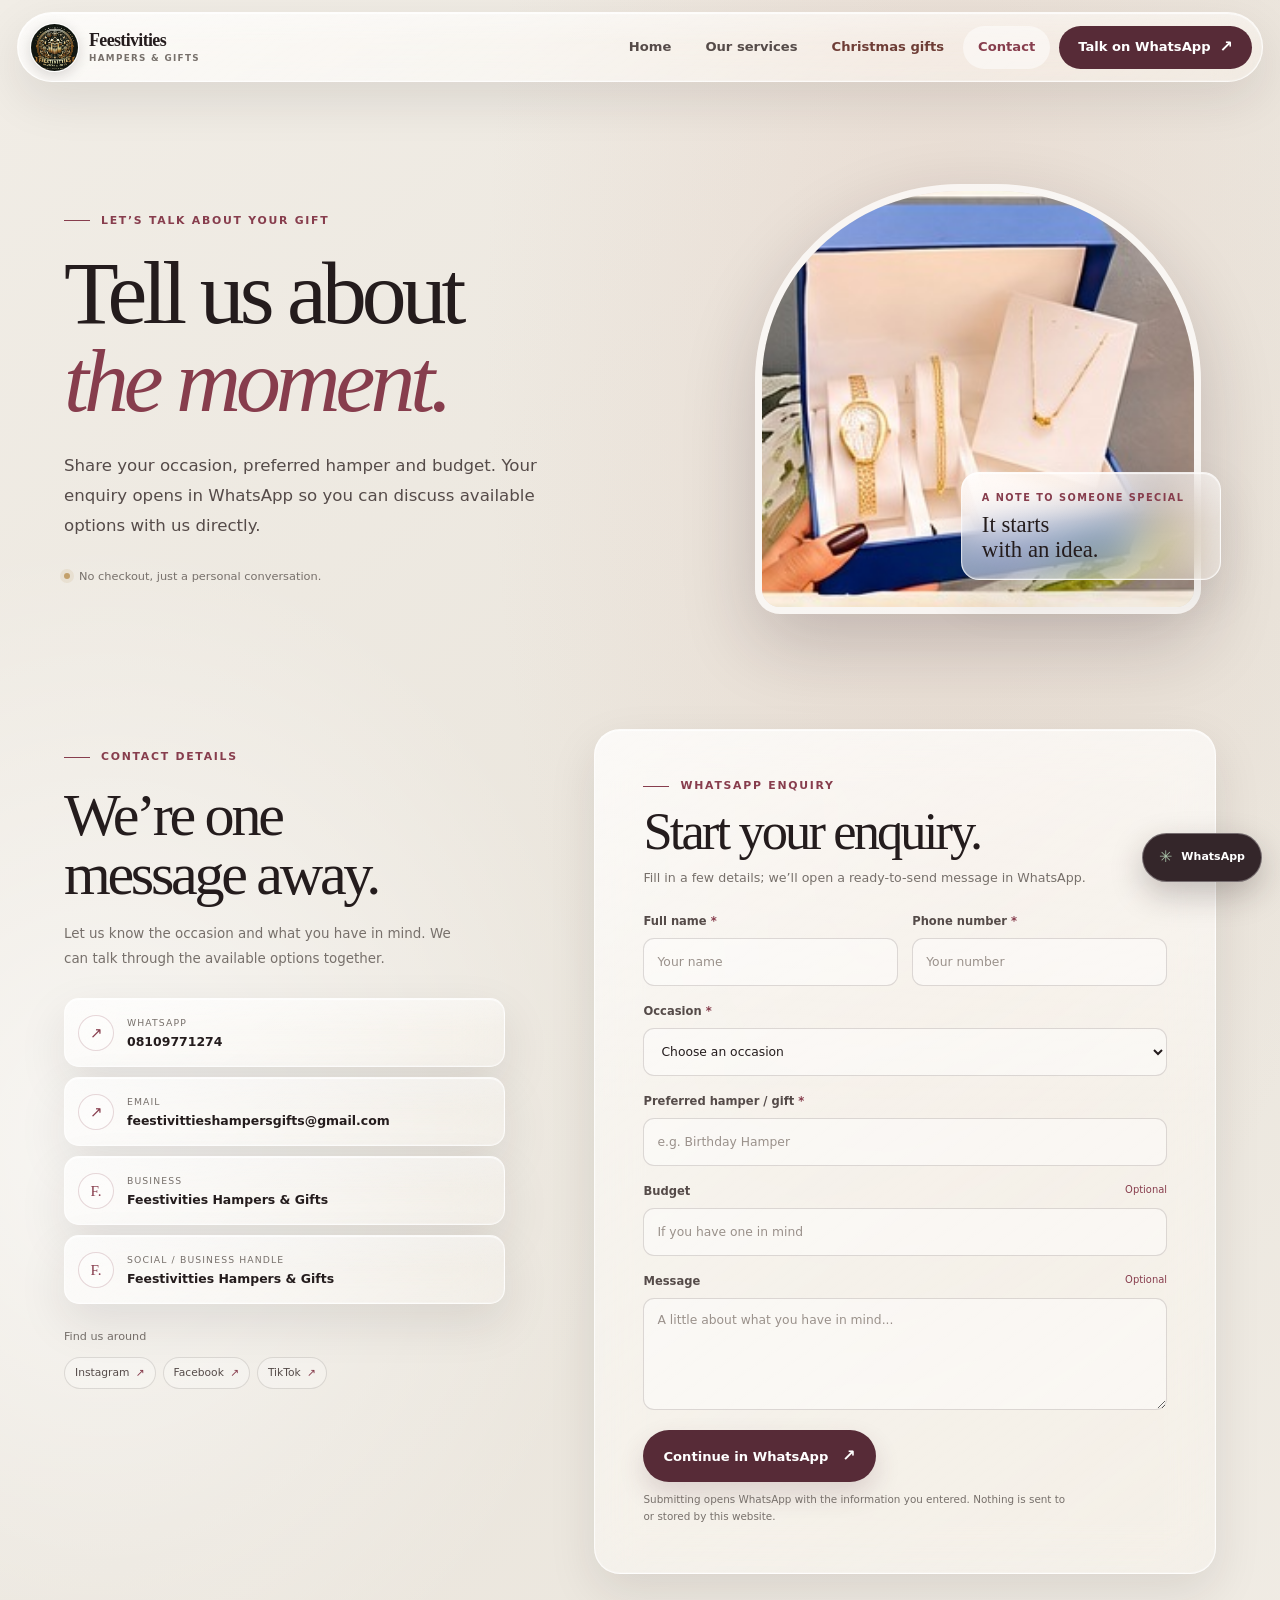
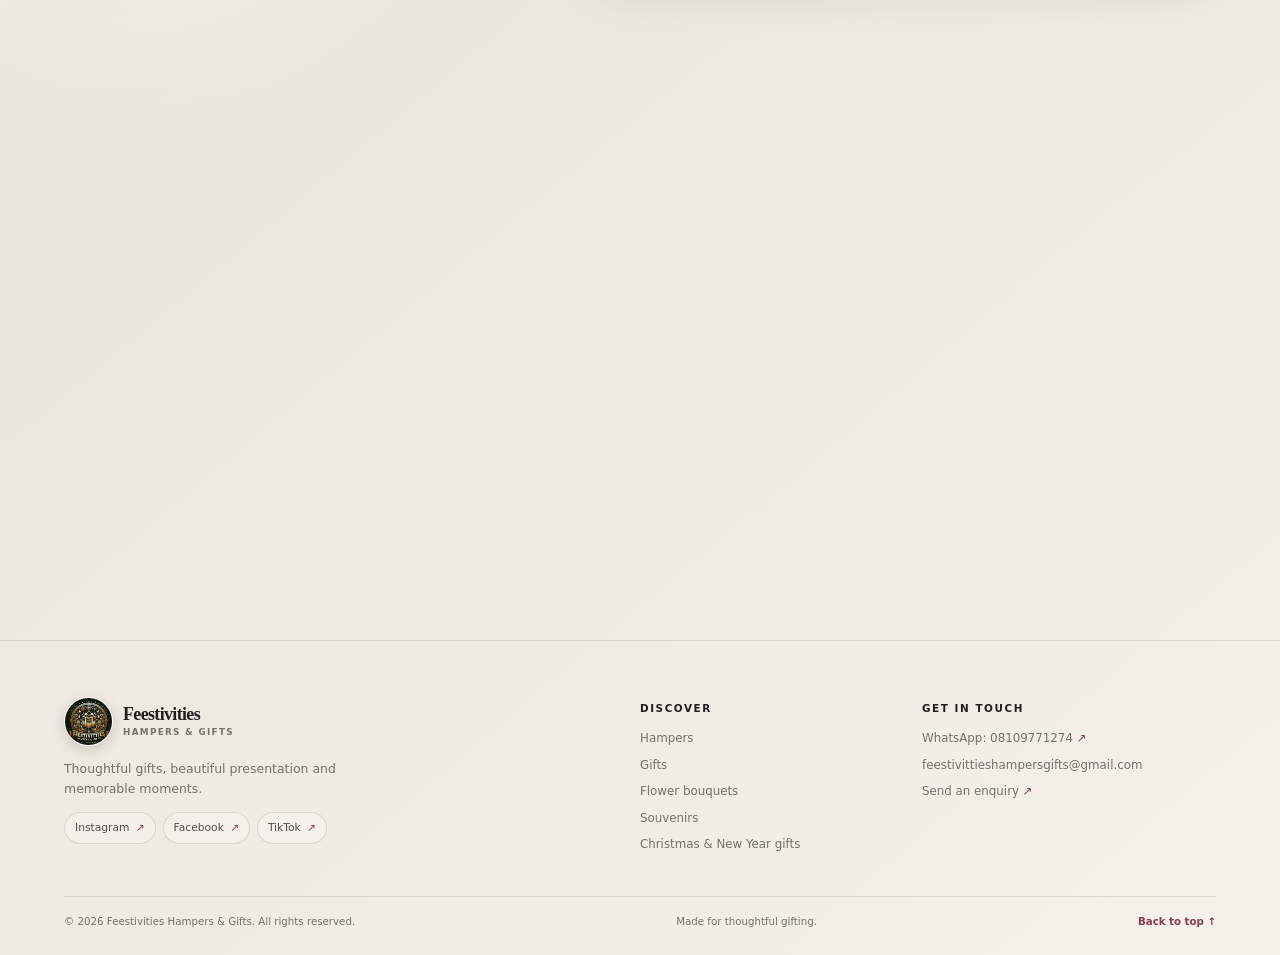
<file: contact.html>
<!doctype html>
<html lang="en">
<head>
  <meta charset="utf-8">
  <meta name="viewport" content="width=device-width, initial-scale=1">
  <meta name="theme-color" content="#eee9e1">
  <title>Contact Feestivities | Gift &amp; Hamper Enquiries</title>
  <meta name="description" content="Contact Feestivities Hampers & Gifts on WhatsApp or email to ask about thoughtful hampers, gifts, bouquets and festive packages.">
  <link rel="canonical" href="https://feestivittieshampersgifts.github.io/com/contact.html">
  <meta name="keywords" content="contact Feestivities, hamper enquiries, gift enquiries, Christmas hampers, WhatsApp gifts">
  <meta name="referrer" content="strict-origin-when-cross-origin">
  <meta http-equiv="Content-Security-Policy" content="default-src 'self'; base-uri 'self'; object-src 'none'; form-action 'self'; script-src 'self'; style-src 'self'; img-src 'self' data:; font-src 'self' data:; connect-src 'self'; upgrade-insecure-requests">
  <meta property="og:type" content="website">
  <meta property="og:site_name" content="Feestivities Hampers &amp; Gifts">
  <meta property="og:url" content="https://feestivittieshampersgifts.github.io/com/contact.html">
  <meta property="og:title" content="Contact Feestivities | Gift &amp; Hamper Enquiries">
  <meta property="og:description" content="Ask Feestivities about hampers, gifts, bouquets and festive packages by WhatsApp or email.">
  <meta property="og:image" content="https://files.manuscdn.com/user_upload_by_module/session_file/310519664079366504/eACxbSmCUSmBWmVC.jpg">
  <meta property="og:image:alt" content="A collection of thoughtful Feestivities hampers and gifts from the supplied product photos">
  <meta property="og:image:type" content="image/jpeg">
  <meta name="twitter:card" content="summary_large_image">
  <meta name="twitter:title" content="Contact Feestivities | Gift &amp; Hamper Enquiries">
  <meta name="twitter:description" content="Ask Feestivities about hampers, gifts, bouquets and festive packages by WhatsApp or email.">
  <meta name="twitter:image" content="https://files.manuscdn.com/user_upload_by_module/session_file/310519664079366504/eACxbSmCUSmBWmVC.jpg">
  <meta name="twitter:image:alt" content="A collection of thoughtful Feestivities hampers and gifts from the supplied product photos">
  <link rel="icon" href="assets/images/logo.jpg">
  <link rel="stylesheet" href="css/style.css">
  <link rel="stylesheet" href="css/christmas.css">
</head>
<body id="top" data-page="contact">
  <div class="scroll-meter" aria-hidden="true"><span></span></div>
  <header class="site-header glass-surface">
    <a class="brand" href="index.html" aria-label="Feestivities Hampers & Gifts home"><img src="assets/images/logo.jpg" alt=""><span class="brand-name">Feestivities<small>Hampers &amp; Gifts</small></span></a>
    <button class="menu-toggle" type="button" aria-label="Open navigation" aria-expanded="false" aria-controls="primary-navigation"><span></span><span></span></button>
    <nav class="main-nav" id="primary-navigation" aria-label="Main navigation">
      <a class="nav-link" href="index.html">Home</a>
      <a class="nav-link" href="services.html">Our services</a>
      <a class="nav-link holiday-link" href="christmas.html">Christmas gifts</a>
      <a class="nav-link is-active" href="contact.html" aria-current="page">Contact</a>
      <a class="nav-cta" href="https://wa.me/2348109771274?text=Hello%20Feestivities%20Hampers%20%26%20Gifts%2C%20I%20would%20like%20to%20ask%20about%20an%20order." target="_blank" rel="noopener noreferrer">Talk on WhatsApp <span aria-hidden="true">↗</span></a>
    </nav>
  </header>

  <main>
    <section class="contact-intro section-wrap">
      <div class="container contact-intro-layout">
        <div class="contact-intro-copy reveal">
          <p class="eyebrow"><span class="eyebrow-line"></span> Let’s talk about your gift</p>
          <h1>Tell us about<br><em>the moment.</em></h1>
          <p class="hero-lead">Share your occasion, preferred hamper and budget. Your enquiry opens in WhatsApp so you can discuss available options with us directly.</p>
          <p class="quiet-note"><span class="quiet-dot"></span> No checkout, just a personal conversation.</p>
        </div>
        <div class="contact-intro-art reveal">
          <img src="assets/images/jewelry-gift.jpg" alt="An elegant watch and jewelry gift presentation" fetchpriority="high">
          <div class="intro-glass-label glass-surface"><span>A note to someone special</span><strong>It starts<br>with an idea.</strong></div>
        </div>
      </div>
    </section>

    <section class="contact-main section-wrap" id="enquiry">
      <div class="container contact-layout">
        <aside class="contact-aside reveal">
          <p class="eyebrow"><span class="eyebrow-line"></span> Contact details</p>
          <h2>We’re one<br>message away.</h2>
          <p>Let us know the occasion and what you have in mind. We can talk through the available options together.</p>
          <div class="contact-details">
            <a class="contact-detail glass-surface" href="https://wa.me/2348109771274" target="_blank" rel="noopener noreferrer"><span class="contact-detail-icon" aria-hidden="true">↗</span><span><small>WhatsApp</small><strong>08109771274</strong></span></a>
            <a class="contact-detail glass-surface" href="mailto:feestivittieshampersgifts@gmail.com"><span class="contact-detail-icon" aria-hidden="true">↗</span><span><small>Email</small><strong class="email-break">feestivittieshampersgifts@gmail.com</strong></span></a>
            <div class="contact-detail glass-surface"><span class="contact-detail-icon" aria-hidden="true">F.</span><span><small>Business</small><strong>Feestivities Hampers &amp; Gifts</strong></span></div>
            <div class="contact-detail glass-surface"><span class="contact-detail-icon" aria-hidden="true">F.</span><span><small>Social / Business Handle</small><strong>Feestivitties Hampers &amp; Gifts</strong></span></div>
          </div>
          <div class="social-block"><span>Find us around</span><div class="social-links"><a href="https://www.instagram.com/f_hampers_gifts?igsi=MThiamdqd2gwbDBrdw==" target="_blank" rel="noopener noreferrer">Instagram <span>↗</span></a><a href="https://www.facebook.com/profile.php?id=61571345895703&amp;mibextid=rS40aB7S9Ucbxw6v" target="_blank" rel="noopener noreferrer">Facebook <span>↗</span></a><a href="https://www.tiktok.com/@feestivities_hamp?_r=1&amp;_t=ZS-99L8Qdt3c1w" target="_blank" rel="noopener noreferrer">TikTok <span>↗</span></a></div></div>
        </aside>

        <section class="enquiry-panel glass-surface reveal" aria-labelledby="enquiry-title">
          <div class="form-heading"><p class="eyebrow"><span class="eyebrow-line"></span> WhatsApp enquiry</p><h2 id="enquiry-title">Start your enquiry.</h2><p>Fill in a few details; we’ll open a ready-to-send message in WhatsApp.</p></div>
          <form id="enquiry-form">
            <div class="field"><label for="name">Full name <span aria-hidden="true">*</span></label><input id="name" name="name" required autocomplete="name" placeholder="Your name"></div>
            <div class="field"><label for="phone">Phone number <span aria-hidden="true">*</span></label><input id="phone" name="phone" type="tel" required autocomplete="tel" placeholder="Your number"></div>
            <div class="field field-full"><label for="occasion">Occasion <span aria-hidden="true">*</span></label><select id="occasion" name="occasion" required><option value="">Choose an occasion</option><option>Valentine's Day</option><option>Birthday</option><option>Bridal Shower</option><option>Wedding Day</option><option>Celebration</option><option>Graduation</option><option>Corporate Event</option><option>Appreciation</option><option>Other</option></select></div>
            <div class="field field-full"><label for="hamper">Preferred hamper / gift <span aria-hidden="true">*</span></label><input id="hamper" name="hamper" required placeholder="e.g. Birthday Hamper"></div>
            <div class="field field-full"><label for="budget">Budget <span class="optional-label">Optional</span></label><input id="budget" name="budget" placeholder="If you have one in mind"></div>
            <div class="field field-full"><label for="message">Message <span class="optional-label">Optional</span></label><textarea id="message" name="message" rows="4" placeholder="A little about what you have in mind..."></textarea></div>
            <div class="field field-full form-submit"><button class="button button-dark" type="submit">Continue in WhatsApp <span aria-hidden="true">↗</span></button><p class="form-note">Submitting opens WhatsApp with the information you entered. Nothing is sent to or stored by this website.</p></div>
          </form>
        </section>
      </div>
    </section>

    <section class="contact-signoff section-wrap">
      <div class="container signoff-layout reveal"><div class="signoff-photo"><img src="assets/images/flower-bouquet-red-white.jpg" alt="A red and white bouquet of roses" loading="lazy"></div><div class="signoff-copy"><p class="eyebrow"><span class="eyebrow-line"></span> Prefer to message directly?</p><h2>Chat with<br><em>Feestivities.</em></h2><p>Use WhatsApp to ask about available options and prices.</p><a class="button button-dark" href="https://wa.me/2348109771274?text=Hello%20Feestivities%20Hampers%20%26%20Gifts%2C%20I%20would%20like%20to%20ask%20about%20available%20options%20and%20prices." target="_blank" rel="noopener noreferrer" data-general-whatsapp>Open WhatsApp <span aria-hidden="true">↗</span></a></div></div>
    </section>
  </main>

  <footer class="site-footer">
    <div class="container footer-main"><div class="footer-brand-block"><a class="brand footer-brand" href="index.html" aria-label="Feestivities Hampers & Gifts home"><img src="assets/images/logo.jpg" alt=""><span class="brand-name">Feestivities<small>Hampers &amp; Gifts</small></span></a><p>Thoughtful gifts, beautiful presentation and memorable moments.</p><div class="social-links" aria-label="Social media"><a href="https://www.instagram.com/f_hampers_gifts?igsi=MThiamdqd2gwbDBrdw==" target="_blank" rel="noopener noreferrer">Instagram <span>↗</span></a><a href="https://www.facebook.com/profile.php?id=61571345895703&amp;mibextid=rS40aB7S9Ucbxw6v" target="_blank" rel="noopener noreferrer">Facebook <span>↗</span></a><a href="https://www.tiktok.com/@feestivities_hamp?_r=1&amp;_t=ZS-99L8Qdt3c1w" target="_blank" rel="noopener noreferrer">TikTok <span>↗</span></a></div></div><div class="footer-link-group"><h2>Discover</h2><a href="services.html#hampers">Hampers</a><a href="services.html#gifts">Gifts</a><a href="services.html#flowers">Flower bouquets</a><a href="services.html#souvenirs">Souvenirs</a><a href="christmas.html">Christmas &amp; New Year gifts</a></div><div class="footer-link-group"><h2>Get in touch</h2><a href="https://wa.me/2348109771274" target="_blank" rel="noopener noreferrer">WhatsApp: 08109771274 <span>↗</span></a><a href="mailto:feestivittieshampersgifts@gmail.com">feestivittieshampersgifts@gmail.com</a><a href="contact.html#enquiry">Send an enquiry <span>↗</span></a></div></div>
    <div class="container footer-bottom"><span>© <span data-calendar-year>2026</span> Feestivities Hampers &amp; Gifts. All rights reserved.</span><span>Made for thoughtful gifting.</span><a href="#top" class="back-top">Back to top ↑</a></div>
  </footer>
  <a class="whatsapp-float" href="https://wa.me/2348109771274" target="_blank" rel="noopener noreferrer" aria-label="Contact Feestivities on WhatsApp"><span aria-hidden="true">✳</span><small>WhatsApp</small></a>
  <script src="js/main.js" defer></script>
</body>
</html>
</file>
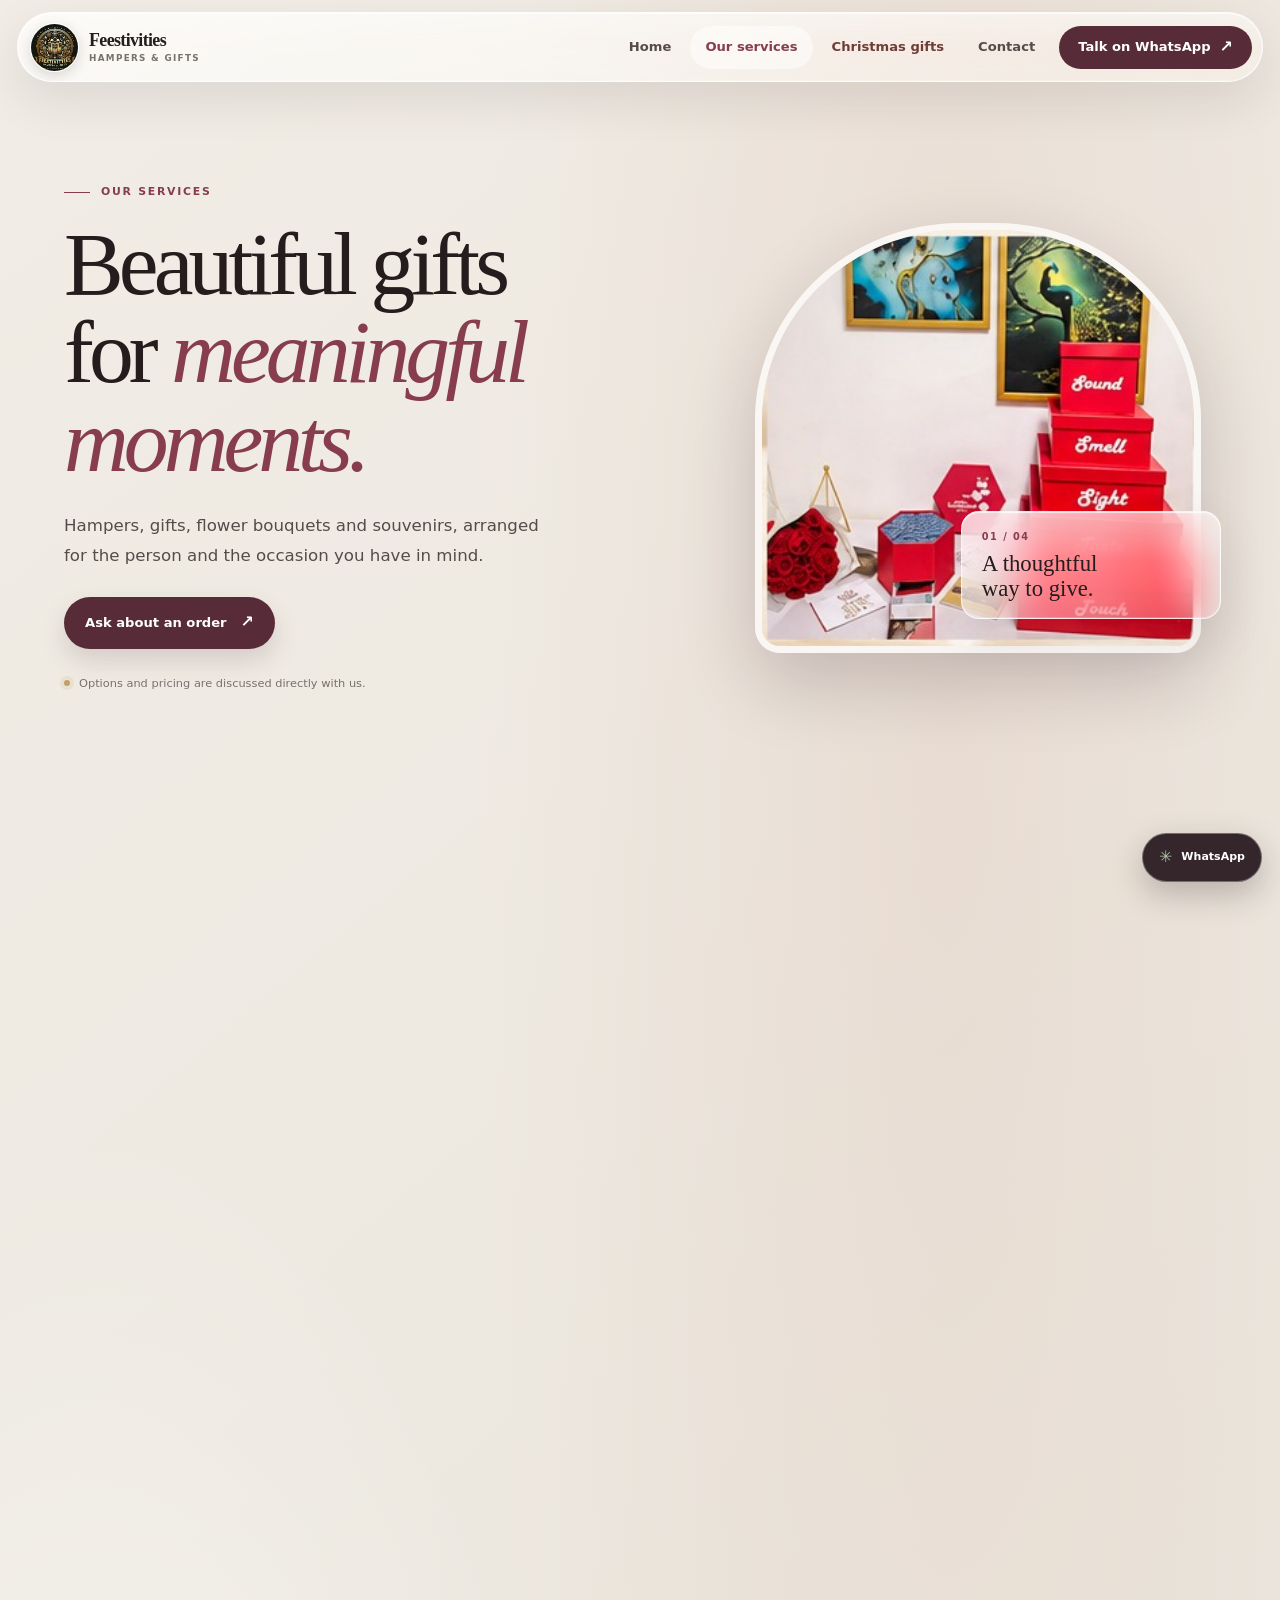
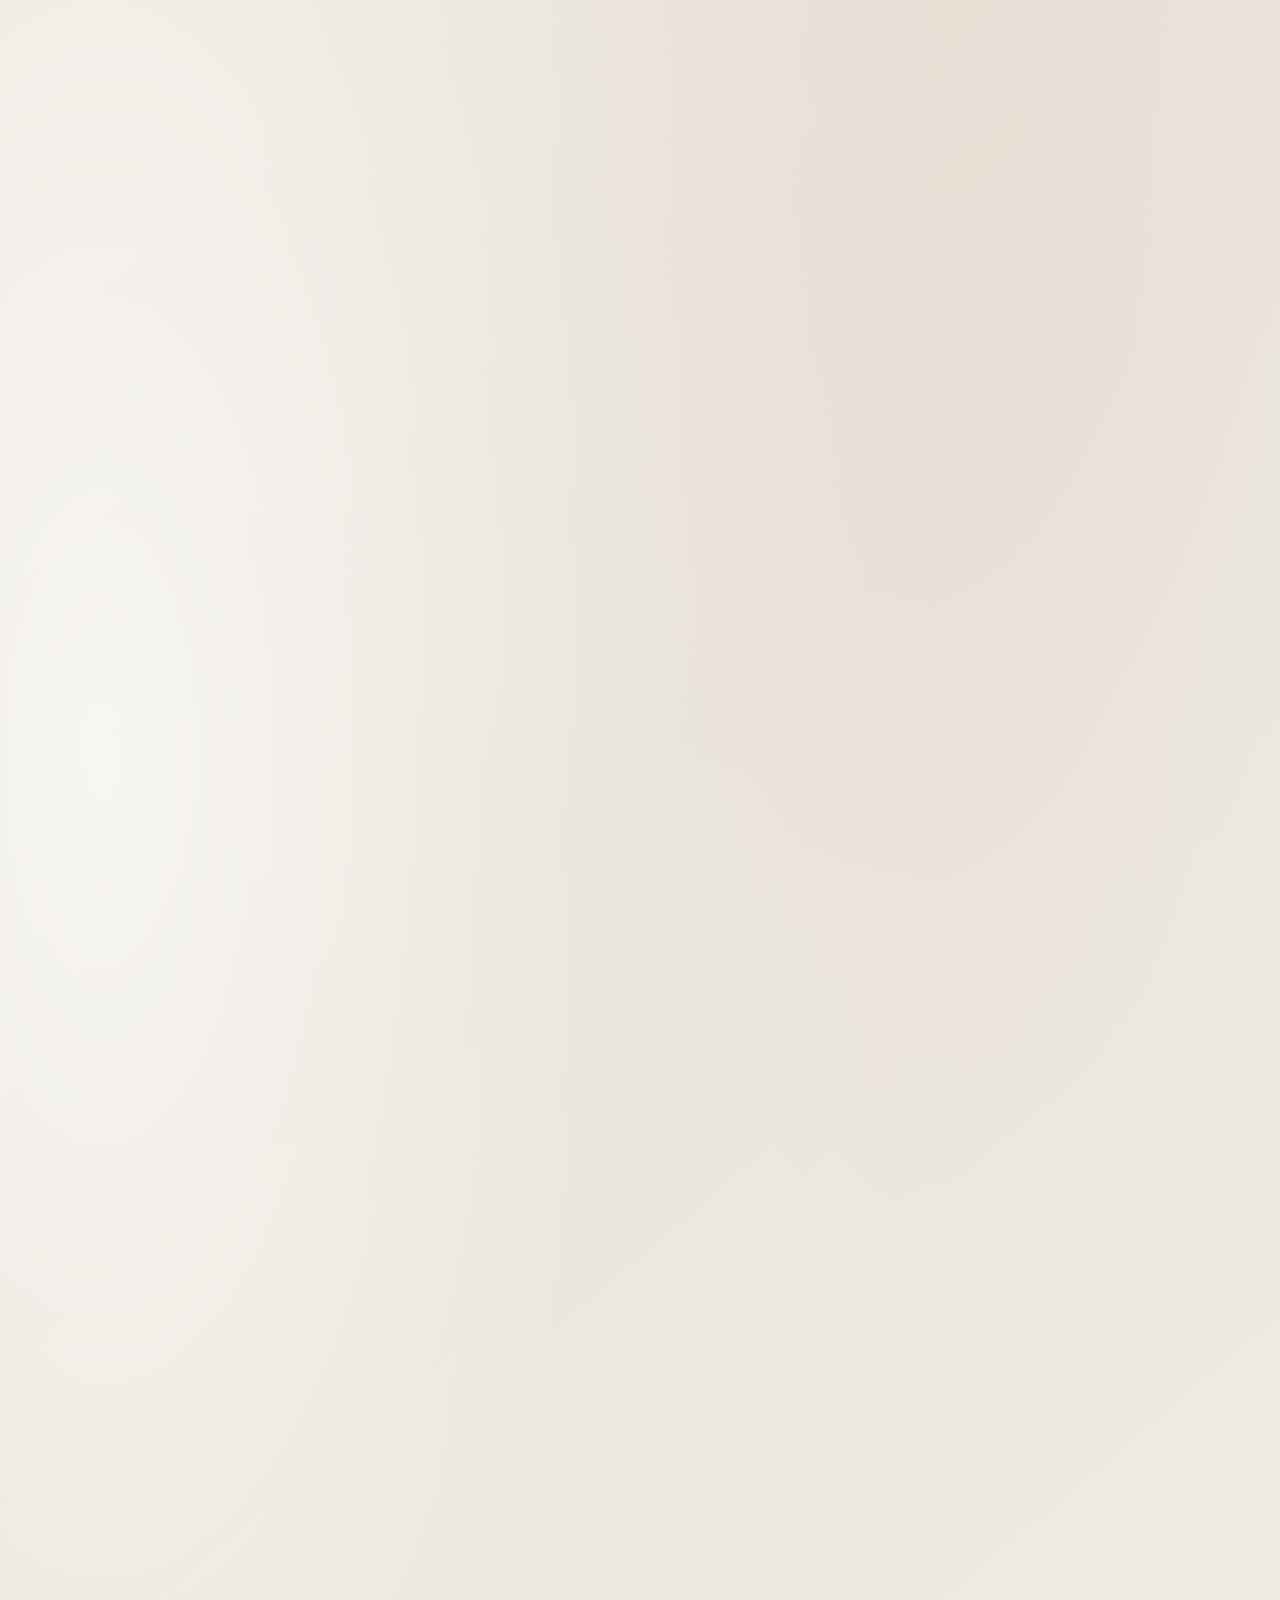
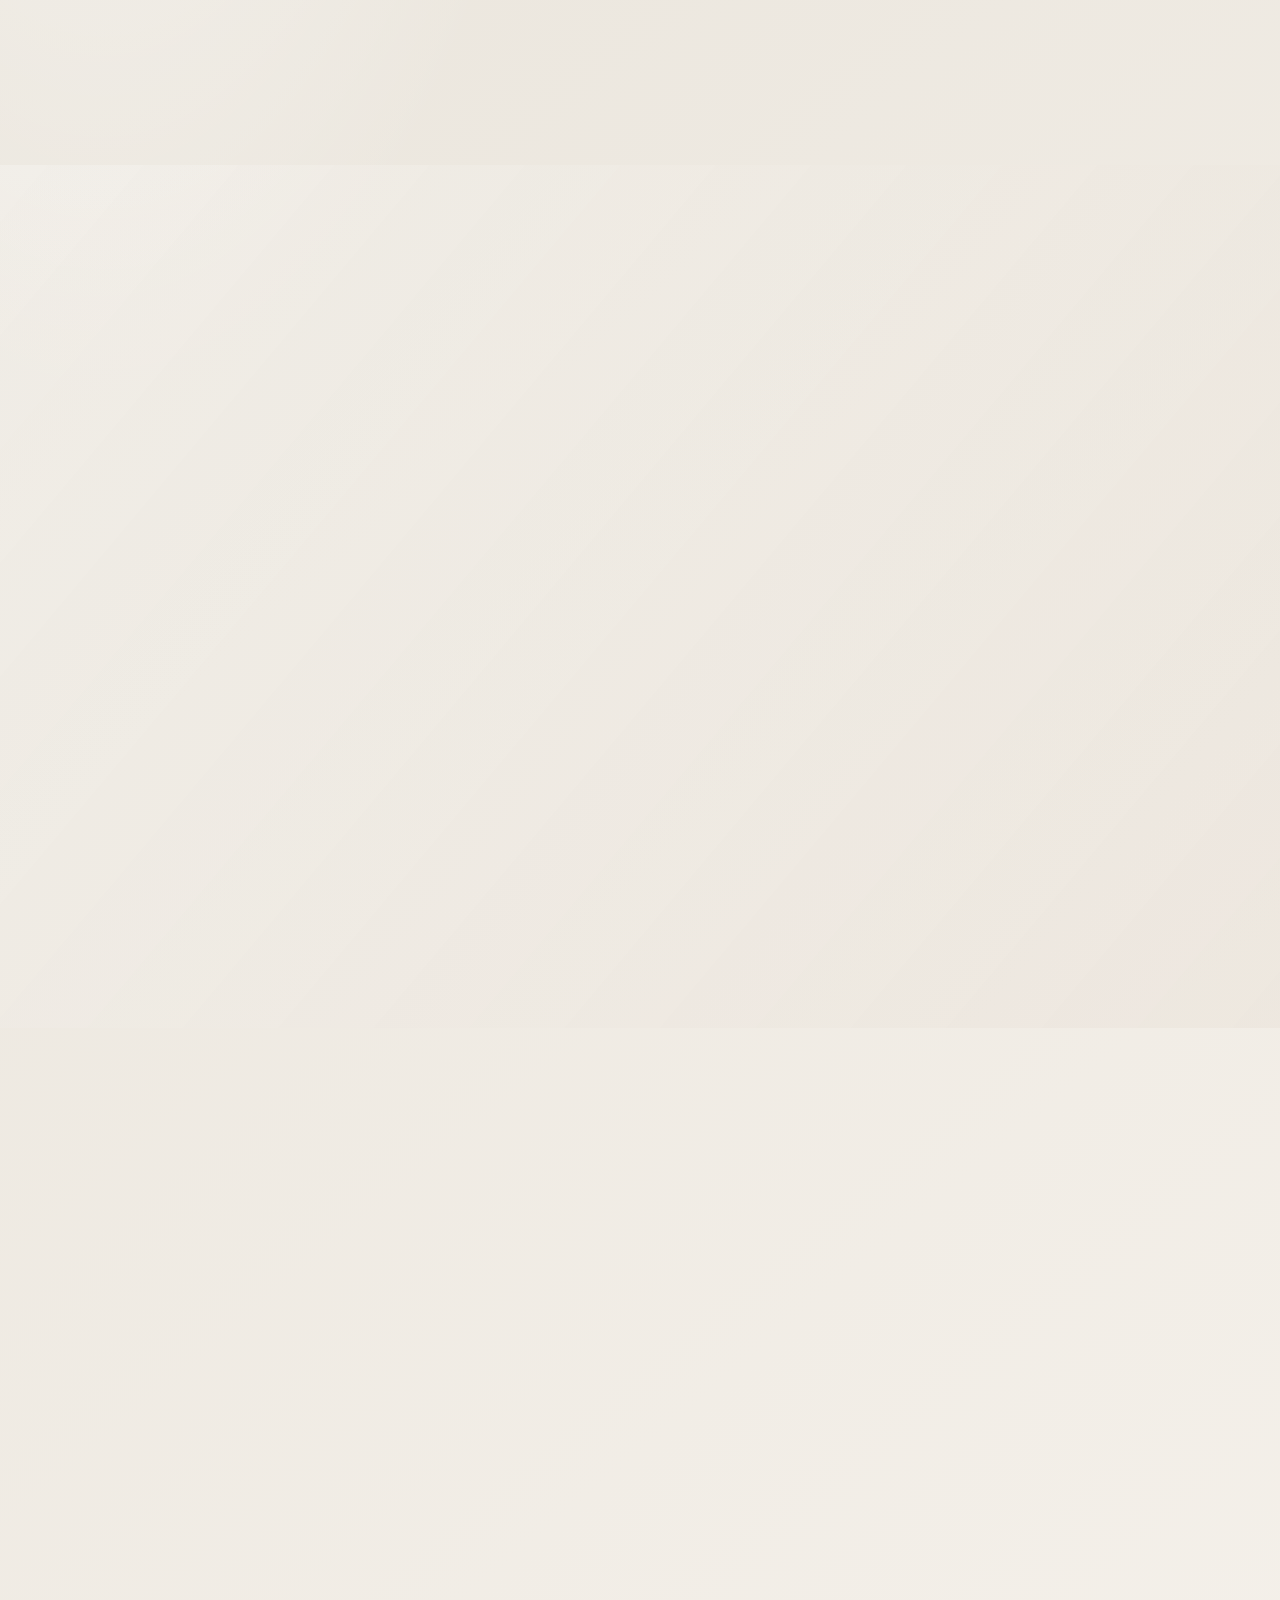
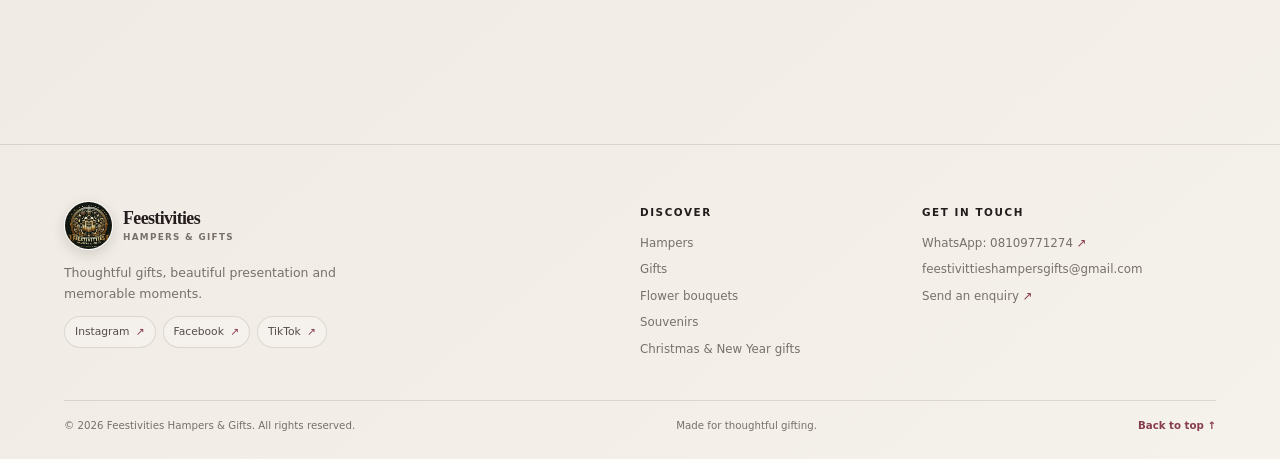
<file: services.html>
<!doctype html>
<html lang="en">
<head>
  <meta charset="utf-8">
  <meta name="viewport" content="width=device-width, initial-scale=1">
  <meta name="theme-color" content="#eee9e1">
  <title>Gift Hampers, Bouquets &amp; Souvenirs | Feestivities</title>
  <meta name="description" content="Explore thoughtful Feestivities hampers, gifts, flower bouquets and souvenirs for birthdays, weddings, celebrations and corporate occasions.">
  <link rel="canonical" href="https://feestivittieshampersgifts.github.io/com/services.html">
  <meta name="keywords" content="gift hampers Nigeria, flower bouquets, souvenir gifts, wedding gifts, celebration hampers, Feestivities">
  <meta name="referrer" content="strict-origin-when-cross-origin">
  <meta http-equiv="Content-Security-Policy" content="default-src 'self'; base-uri 'self'; object-src 'none'; form-action 'self'; script-src 'self'; style-src 'self'; img-src 'self' data:; font-src 'self' data:; connect-src 'self'; upgrade-insecure-requests">
  <meta property="og:type" content="website">
  <meta property="og:site_name" content="Feestivities Hampers &amp; Gifts">
  <meta property="og:url" content="https://feestivittieshampersgifts.github.io/com/services.html">
  <meta property="og:title" content="Gift Hampers, Bouquets &amp; Souvenirs | Feestivities">
  <meta property="og:description" content="Browse hampers, gifts, flower bouquets and souvenirs for occasions that matter.">
  <meta property="og:image" content="https://files.manuscdn.com/user_upload_by_module/session_file/310519664079366504/eACxbSmCUSmBWmVC.jpg">
  <meta property="og:image:alt" content="A collection of thoughtful Feestivities hampers and gifts from the supplied product photos">
  <meta property="og:image:type" content="image/jpeg">
  <meta name="twitter:card" content="summary_large_image">
  <meta name="twitter:title" content="Gift Hampers, Bouquets &amp; Souvenirs | Feestivities">
  <meta name="twitter:description" content="Browse hampers, gifts, flower bouquets and souvenirs for occasions that matter.">
  <meta name="twitter:image" content="https://files.manuscdn.com/user_upload_by_module/session_file/310519664079366504/eACxbSmCUSmBWmVC.jpg">
  <meta name="twitter:image:alt" content="A collection of thoughtful Feestivities hampers and gifts from the supplied product photos">
  <link rel="icon" href="assets/images/logo.jpg">
  <link rel="stylesheet" href="css/style.css">
  <link rel="stylesheet" href="css/christmas.css">
</head>
<body id="top" data-page="services">
  <div class="scroll-meter" aria-hidden="true"><span></span></div>
  <header class="site-header glass-surface">
    <a class="brand" href="index.html" aria-label="Feestivities Hampers & Gifts home"><img src="assets/images/logo.jpg" alt=""><span class="brand-name">Feestivities<small>Hampers &amp; Gifts</small></span></a>
    <button class="menu-toggle" type="button" aria-label="Open navigation" aria-expanded="false" aria-controls="primary-navigation"><span></span><span></span></button>
    <nav class="main-nav" id="primary-navigation" aria-label="Main navigation">
      <a class="nav-link" href="index.html">Home</a>
      <a class="nav-link is-active" href="services.html" aria-current="page">Our services</a>
      <a class="nav-link holiday-link" href="christmas.html">Christmas gifts</a>
      <a class="nav-link" href="contact.html">Contact</a>
      <a class="nav-cta" href="https://wa.me/2348109771274?text=Hello%20Feestivities%20Hampers%20%26%20Gifts%2C%20I%20would%20like%20to%20ask%20about%20your%20services." target="_blank" rel="noopener noreferrer">Talk on WhatsApp <span aria-hidden="true">↗</span></a>
    </nav>
  </header>

  <main>
    <section class="page-intro section-wrap">
      <div class="container page-intro-layout">
        <div class="page-intro-copy reveal">
          <p class="eyebrow"><span class="eyebrow-line"></span> Our services</p>
          <h1>Beautiful gifts<br>for <em>meaningful moments.</em></h1>
          <p class="hero-lead">Hampers, gifts, flower bouquets and souvenirs, arranged for the person and the occasion you have in mind.</p>
          <a class="button button-dark" href="https://wa.me/2348109771274?text=Hello%20Feestivities%20Hampers%20%26%20Gifts%2C%20I%20would%20like%20to%20ask%20about%20an%20order." target="_blank" rel="noopener noreferrer" data-general-whatsapp>Ask about an order <span aria-hidden="true">↗</span></a>
          <p class="quiet-note"><span class="quiet-dot"></span> Options and pricing are discussed directly with us.</p>
        </div>
        <div class="page-intro-art reveal">
          <img src="assets/images/celebration-stack.jpg" alt="A stack of red gifts arranged for a celebration" fetchpriority="high">
          <div class="intro-glass-label glass-surface"><span>01 / 04</span><strong>A thoughtful<br>way to give.</strong></div>
        </div>
      </div>
    </section>

    <section class="service-stories section-wrap" aria-label="Gift and hamper services">
      <div class="container">
        <div class="service-story service-story-first" id="hampers">
          <div class="service-story-art reveal"><img src="assets/images/hamper-basket.jpg" alt="A gift hamper arranged in a woven basket" loading="lazy"><span class="image-side-label">01 · GATHERED WITH CARE</span></div>
          <div class="service-story-copy reveal"><p class="eyebrow"><span class="eyebrow-line"></span> Hampers</p><h2>Curated<br><em>hamper moments.</em></h2><p>Thoughtfully arranged hampers designed around the occasion, preferences and budget. Choose from birthday, romantic, celebration, appreciation and custom hamper ideas.</p><a class="text-link" href="https://wa.me/2348109771274?text=Hello%20Feestivities%20Hampers%20%26%20Gifts%2C%20I%20would%20like%20to%20ask%20about%20a%20Custom%20Hamper.%20Please%20send%20me%20the%20available%20options%20and%20prices." target="_blank" rel="noopener noreferrer" data-whatsapp="Custom Hamper">Enquire about hampers <span aria-hidden="true">↗</span></a></div>
        </div>
        <div class="service-story service-story-reverse" id="gifts">
          <div class="service-story-art reveal"><img src="assets/images/pink-gift.jpg" alt="A pink personal gift arrangement with keepsakes" loading="lazy"><span class="image-side-label">02 · CHOSEN FOR THEM</span></div>
          <div class="service-story-copy reveal"><p class="eyebrow"><span class="eyebrow-line"></span> Gifts</p><h2>Gifts with<br><em>a personal touch.</em></h2><p>From romantic surprises to premium gift boxes, we arrange thoughtful gift selections for birthdays, Valentine's Day, bridal showers, weddings, graduations, celebrations and appreciation moments.</p><a class="text-link" href="https://wa.me/2348109771274?text=Hello%20Feestivities%20Hampers%20%26%20Gifts%2C%20I%20would%20like%20to%20ask%20about%20a%20Gift%20Arrangement.%20Please%20send%20me%20the%20available%20options%20and%20prices." target="_blank" rel="noopener noreferrer" data-whatsapp="Gift Arrangement">Enquire about gifts <span aria-hidden="true">↗</span></a></div>
        </div>
        <div class="service-story" id="flowers">
          <div class="service-story-art reveal"><img src="assets/images/flower-bouquet-red.jpg" alt="A bouquet of red roses with baby's breath" loading="lazy"><span class="image-side-label">03 · LET THE FLOWERS SPEAK</span></div>
          <div class="service-story-copy reveal"><p class="eyebrow"><span class="eyebrow-line"></span> Flower bouquets</p><h2>Flowers that<br><em>say it beautifully.</em></h2><p>Beautiful flower bouquet arrangements for romantic occasions, birthdays, weddings, celebrations and special surprises.</p><a class="text-link" href="https://wa.me/2348109771274?text=Hello%20Feestivities%20Hampers%20%26%20Gifts%2C%20I%20would%20like%20to%20ask%20about%20a%20Flower%20Bouquet.%20Please%20send%20me%20the%20available%20options%20and%20prices." target="_blank" rel="noopener noreferrer" data-whatsapp="Flower Bouquet">Enquire about bouquets <span aria-hidden="true">↗</span></a></div>
        </div>
        <div class="service-story service-story-reverse" id="souvenirs">
          <div class="service-story-art reveal"><img src="assets/images/celebration-hamper.jpg" alt="A colourful keepsake-style gift arrangement" loading="lazy"><span class="image-side-label">04 · A MOMENT TO KEEP</span></div>
          <div class="service-story-copy reveal"><p class="eyebrow"><span class="eyebrow-line"></span> Souvenirs</p><h2>Memorable<br><em>keepsakes.</em></h2><p>Souvenir gifting for celebrations, weddings, bridal events, graduations and corporate occasions. Share your idea with us and we can discuss a suitable arrangement.</p><a class="text-link" href="https://wa.me/2348109771274?text=Hello%20Feestivities%20Hampers%20%26%20Gifts%2C%20I%20would%20like%20to%20ask%20about%20Souvenirs.%20Please%20send%20me%20the%20available%20options%20and%20prices." target="_blank" rel="noopener noreferrer" data-whatsapp="Souvenirs">Enquire about souvenirs <span aria-hidden="true">↗</span></a></div>
        </div>
      </div>
    </section>

    <section class="occasion-section section-wrap" id="occasions">
      <div class="container occasion-layout">
        <div class="occasion-heading reveal"><p class="eyebrow"><span class="eyebrow-line"></span> Made for every moment</p><h2>One brand.<br><em>Every moment.</em></h2><p>Our services can be arranged for the occasions that matter to you.</p></div>
        <div class="occasion-list reveal">
          <a id="valentine" href="contact.html#enquiry"><span class="occasion-number">01</span><span><strong>Valentine’s Day</strong><small>Romantic gifts, hampers and flower bouquets.</small></span><b aria-hidden="true">↗</b></a>
          <a id="birthday" href="contact.html#enquiry"><span class="occasion-number">02</span><span><strong>Birthday</strong><small>Thoughtful birthday gifts and surprise arrangements.</small></span><b aria-hidden="true">↗</b></a>
          <a id="bridal" href="contact.html#enquiry"><span class="occasion-number">03</span><span><strong>Bridal Shower</strong><small>Personal gifts and beautiful arrangements for the bride-to-be.</small></span><b aria-hidden="true">↗</b></a>
          <a id="wedding" href="contact.html#enquiry"><span class="occasion-number">04</span><span><strong>Wedding Day</strong><small>Elegant gifts, flowers and keepsakes for wedding celebrations.</small></span><b aria-hidden="true">↗</b></a>
          <a id="celebration" href="contact.html#enquiry"><span class="occasion-number">05</span><span><strong>Celebrations</strong><small>Gift ideas for meaningful milestones and special moments.</small></span><b aria-hidden="true">↗</b></a>
          <a id="graduation" href="contact.html#enquiry"><span class="occasion-number">06</span><span><strong>Graduation</strong><small>Celebrate achievements with a memorable gift.</small></span><b aria-hidden="true">↗</b></a>
          <a id="corporate" href="contact.html#enquiry"><span class="occasion-number">07</span><span><strong>Corporate Event</strong><small>Professional hampers and gifting for business occasions.</small></span><b aria-hidden="true">↗</b></a>
          <a id="appreciation" href="contact.html#enquiry"><span class="occasion-number">08</span><span><strong>Appreciation</strong><small>Curated gifts for saying thank you.</small></span><b aria-hidden="true">↗</b></a>
        </div>
      </div>
    </section>

    <section class="closing-section section-wrap">
      <div class="container"><div class="closing-card glass-surface reveal"><span class="closing-stamp" aria-hidden="true">F.</span><p class="eyebrow">Custom hampers</p><h2>Have something<br>specific in mind?</h2><p>Personalized hampers can be based on occasion, preferences and budget.</p><a class="button button-dark" href="contact.html#enquiry">Send an enquiry <span aria-hidden="true">↗</span></a><span class="closing-footnote">Your enquiry opens in WhatsApp. No online checkout.</span></div></div>
    </section>
  </main>

  <footer class="site-footer">
    <div class="container footer-main">
      <div class="footer-brand-block"><a class="brand footer-brand" href="index.html" aria-label="Feestivities Hampers & Gifts home"><img src="assets/images/logo.jpg" alt=""><span class="brand-name">Feestivities<small>Hampers &amp; Gifts</small></span></a><p>Thoughtful gifts, beautiful presentation and memorable moments.</p><div class="social-links" aria-label="Social media"><a href="https://www.instagram.com/f_hampers_gifts?igsi=MThiamdqd2gwbDBrdw==" target="_blank" rel="noopener noreferrer">Instagram <span>↗</span></a><a href="https://www.facebook.com/profile.php?id=61571345895703&amp;mibextid=rS40aB7S9Ucbxw6v" target="_blank" rel="noopener noreferrer">Facebook <span>↗</span></a><a href="https://www.tiktok.com/@feestivities_hamp?_r=1&amp;_t=ZS-99L8Qdt3c1w" target="_blank" rel="noopener noreferrer">TikTok <span>↗</span></a></div></div>
      <div class="footer-link-group"><h2>Discover</h2><a href="#hampers">Hampers</a><a href="#gifts">Gifts</a><a href="#flowers">Flower bouquets</a><a href="#souvenirs">Souvenirs</a><a href="christmas.html">Christmas &amp; New Year gifts</a></div>
      <div class="footer-link-group"><h2>Get in touch</h2><a href="https://wa.me/2348109771274" target="_blank" rel="noopener noreferrer">WhatsApp: 08109771274 <span>↗</span></a><a href="mailto:feestivittieshampersgifts@gmail.com">feestivittieshampersgifts@gmail.com</a><a href="contact.html">Send an enquiry <span>↗</span></a></div>
    </div>
    <div class="container footer-bottom"><span>© <span data-calendar-year>2026</span> Feestivities Hampers &amp; Gifts. All rights reserved.</span><span>Made for thoughtful gifting.</span><a href="#top" class="back-top">Back to top ↑</a></div>
  </footer>
  <a class="whatsapp-float" href="https://wa.me/2348109771274" target="_blank" rel="noopener noreferrer" aria-label="Contact Feestivities on WhatsApp"><span aria-hidden="true">✳</span><small>WhatsApp</small></a>
  <script src="js/main.js" defer></script>
</body>
</html>
</file>
<file: css/style.css>
@charset "UTF-8";

:root {
  color-scheme: light;
  --paper: #eee9e1;
  --paper-light: #f7f4ee;
  --paper-deep: #e5dfd6;
  --ink: #241c1d;
  --ink-soft: #554b49;
  --muted: #77706b;
  --line: rgba(45, 32, 30, .12);
  --berry: #873d4d;
  --berry-dark: #572b37;
  --berry-light: #b87379;
  --gold: #c3a06b;
  --glass: rgba(255, 253, 249, .48);
  --glass-bright: rgba(255, 255, 255, .68);
  --glass-edge: rgba(255, 255, 255, .74);
  --shadow-soft: 0 18px 48px rgba(44, 31, 30, .10);
  --shadow-deep: 0 28px 75px rgba(42, 20, 28, .20);
  --serif: "Iowan Old Style", "Baskerville", "Palatino Linotype", "Book Antiqua", Georgia, serif;
  --sans: "Avenir Next", Avenir, "Segoe UI", system-ui, -apple-system, sans-serif;
  --page: 1280px;
  --gutter: clamp(22px, 5vw, 76px);
}

* { box-sizing: border-box; }
html { scroll-behavior: smooth; scroll-padding-top: 100px; }
body {
  margin: 0;
  color: var(--ink);
  background:
    radial-gradient(ellipse at 74% 13%, rgba(215, 175, 160, .22), transparent 29rem),
    radial-gradient(ellipse at 8% 45%, rgba(255, 255, 255, .64), transparent 32rem),
    linear-gradient(140deg, #f1ede6 0%, #eae5dc 46%, #f5f1eb 100%);
  font-family: var(--sans);
  font-size: 16px;
  line-height: 1.65;
  -webkit-font-smoothing: antialiased;
  text-rendering: optimizeLegibility;
}
body::before {
  position: fixed;
  z-index: -1;
  inset: 0;
  pointer-events: none;
  content: "";
  opacity: .14;
  background-image: radial-gradient(rgba(49, 35, 33, .2) .45px, transparent .55px);
  background-size: 6px 6px;
}
::selection { color: #fff; background: var(--berry); }
a { color: inherit; text-decoration: none; }
img { display: block; max-width: 100%; }
button, input, select, textarea { font: inherit; }
button, a { -webkit-tap-highlight-color: transparent; }
button:focus-visible, a:focus-visible, input:focus-visible, select:focus-visible, textarea:focus-visible {
  outline: 3px solid rgba(135, 61, 77, .62);
  outline-offset: 4px;
}
[hidden] { display: none !important; }
.container { width: min(calc(100% - var(--gutter) * 2), var(--page)); margin-inline: auto; }
.section-wrap { position: relative; }
.glass-surface {
  position: relative;
  isolation: isolate;
  overflow: hidden;
  border: 1px solid var(--glass-edge);
  background: linear-gradient(145deg, rgba(255,255,255,.70), rgba(255,255,255,.27));
  box-shadow: var(--shadow-soft), inset 0 1px 1px rgba(255,255,255,.8), inset 0 -1px 0 rgba(255,255,255,.2);
  -webkit-backdrop-filter: blur(22px) saturate(145%);
  backdrop-filter: blur(22px) saturate(145%);
}
.glass-surface::before {
  position: absolute;
  z-index: -1;
  inset: 0 0 auto;
  height: 46%;
  border-radius: inherit;
  pointer-events: none;
  content: "";
  background: linear-gradient(180deg, rgba(255,255,255,.25), transparent);
}

.scroll-meter { position: fixed; z-index: 100; inset: 0 0 auto; height: 2px; pointer-events: none; }
.scroll-meter span { display: block; width: 100%; height: 100%; background: var(--berry); transform: scaleX(var(--scroll-progress, 0)); transform-origin: left; }
.site-header {
  position: sticky;
  z-index: 50;
  top: 12px;
  display: flex;
  align-items: center;
  justify-content: space-between;
  width: min(calc(100% - 34px), 1320px);
  min-height: 70px;
  margin: 12px auto 0;
  padding: 8px 10px 8px 12px;
  border-radius: 999px;
  transition: box-shadow .3s ease, background .3s ease, transform .3s ease;
}
.site-header.is-scrolled { box-shadow: 0 15px 42px rgba(44,31,30,.14), inset 0 1px 0 rgba(255,255,255,.85); background: rgba(251,249,245,.74); }
.brand { display: inline-flex; align-items: center; gap: 10px; min-width: 0; }
.brand img { width: 49px; height: 49px; flex: 0 0 auto; border: 1px solid rgba(255,255,255,.9); border-radius: 50%; object-fit: cover; box-shadow: 0 4px 13px rgba(29,20,19,.15); }
.brand-name { display: flex; flex-direction: column; font-family: var(--serif); font-size: 1.12rem; font-weight: 700; line-height: 1.08; letter-spacing: -.035em; white-space: nowrap; }
.brand-name small { margin-top: 4px; color: var(--muted); font-family: var(--sans); font-size: .55rem; font-weight: 700; letter-spacing: .15em; text-transform: uppercase; }
.main-nav { display: flex; align-items: center; gap: 4px; }
.nav-link, .nav-cta { display: inline-flex; align-items: center; justify-content: center; min-height: 43px; padding: 0 15px; border-radius: 999px; font-size: .82rem; font-weight: 600; transition: color .2s ease, background .2s ease, transform .2s ease; }
.nav-link { color: var(--ink-soft); }
.nav-link:hover, .nav-link.is-active { color: var(--berry); background: rgba(255,255,255,.5); }
.nav-cta { gap: 9px; margin-left: 5px; padding-inline: 19px; color: #fff; background: var(--berry-dark); }
.nav-cta span { font-size: 1rem; transition: transform .2s ease; }
.nav-cta:hover { transform: translateY(-1px); background: var(--berry); }
.nav-cta:hover span { transform: translate(2px,-2px); }
.menu-toggle { display: none; }

.hero { padding: clamp(56px, 8vw, 110px) 0 35px; overflow: clip; }
.hero-layout { display: grid; grid-template-columns: minmax(0, .95fr) minmax(0, 1.05fr); align-items: center; gap: clamp(34px, 6.5vw, 96px); }
.hero-copy { position: relative; z-index: 2; padding: 0 0 16px 2px; }
.eyebrow { display: flex; align-items: center; gap: 11px; margin: 0 0 20px; color: var(--berry); font-size: .68rem; font-weight: 750; letter-spacing: .16em; line-height: 1.4; text-transform: uppercase; }
.eyebrow-line { display: inline-block; width: 26px; height: 1px; flex: 0 0 auto; background: currentColor; }
h1, h2, h3, p { margin-top: 0; }
h1, h2 { font-family: var(--serif); font-weight: 500; letter-spacing: -.055em; line-height: .99; }
h1 { max-width: 660px; margin-bottom: 25px; font-size: clamp(3.7rem, 7.3vw, 7.25rem); }
h1 em, h2 em { color: var(--berry); font-weight: 400; }
.hero-lead { max-width: 490px; margin-bottom: 0; color: var(--ink-soft); font-size: clamp(1rem, 1.3vw, 1.13rem); line-height: 1.8; }
.hero-actions { display: flex; align-items: center; gap: 25px; flex-wrap: wrap; margin-top: 30px; }
.button { display: inline-flex; align-items: center; justify-content: center; gap: 14px; min-height: 52px; padding: 0 20px; border: 1px solid transparent; border-radius: 999px; font-size: .82rem; font-weight: 700; transition: transform .25s ease, color .25s ease, background .25s ease, box-shadow .25s ease; }
.button span { font-size: 1rem; transition: transform .2s ease; }
.button:hover { transform: translateY(-2px); }
.button:hover span { transform: translate(2px,-2px); }
.button-dark { color: #fff; background: var(--berry-dark); box-shadow: 0 12px 26px rgba(87,43,55,.16); }
.button-dark:hover { background: var(--berry); box-shadow: 0 15px 30px rgba(87,43,55,.24); }
.button-glass { color: #fff; border-color: rgba(255,255,255,.43); background: rgba(255,255,255,.1); -webkit-backdrop-filter: blur(15px); backdrop-filter: blur(15px); }
.button-glass:hover { background: rgba(255,255,255,.18); }
.text-link { display: inline-flex; align-items: center; gap: 9px; width: fit-content; color: var(--berry-dark); font-size: .79rem; font-weight: 700; }
.text-link span { display: inline-block; transition: transform .2s ease; }
.text-link:hover span { transform: translate(3px,-2px); }
.quiet-note { display: flex; align-items: center; gap: 9px; margin: 25px 0 0; color: var(--muted); font-size: .71rem; }
.quiet-dot { width: 6px; height: 6px; border-radius: 50%; background: var(--gold); box-shadow: 0 0 0 4px rgba(195,160,107,.15); }
.hero-stage { position: relative; width: min(100%, 600px); min-height: 530px; margin-inline: auto; isolation: isolate; --tilt-x: 0px; --tilt-y: 0px; }
.hero-image { position: absolute; overflow: hidden; box-shadow: var(--shadow-deep); }
.hero-image img { width: 100%; height: 100%; object-fit: cover; transition: transform .9s cubic-bezier(.2,.75,.25,1); }
.hero-image-main { inset: 0 3% 2% 16%; border: 8px solid rgba(255,255,255,.58); border-radius: 48% 48% 28px 28px; background: #d8c9bb; transform: rotate(1.3deg); }
.hero-image-main img { object-position: center; }
.hero-stage:hover .hero-image-main img { transform: scale(1.035); }
.hero-image-detail { z-index: 3; left: 0; bottom: 10%; width: 30%; aspect-ratio: .79; border: 6px solid rgba(250,248,244,.86); border-radius: 48% 48% 19px 19px; transform: rotate(-4deg) translate3d(var(--tilt-x), var(--tilt-y), 0); transition: transform .28s ease-out; }
.hero-image-detail img { object-position: center; }
.hero-glass-note { position: absolute; z-index: 4; right: 0; bottom: 8%; width: min(64%, 320px); min-height: 132px; padding: 21px 23px; border-radius: 18px 28px 18px 18px; }
.note-overline { display: block; margin-bottom: 9px; color: var(--berry); font-size: .62rem; font-weight: 750; letter-spacing: .16em; text-transform: uppercase; }
.hero-glass-note strong { display: block; font-family: var(--serif); font-size: 1.3rem; font-weight: 500; line-height: 1.12; letter-spacing: -.03em; }
.note-mark { position: absolute; right: 20px; bottom: 14px; color: rgba(135,61,77,.24); font-family: var(--serif); font-size: 2.7rem; font-style: italic; line-height: 1; }
.hero-side-caption { position: absolute; z-index: 2; top: 32%; right: -5%; color: var(--muted); font-size: .55rem; font-weight: 700; letter-spacing: .2em; writing-mode: vertical-rl; }
.hero-orb { position: absolute; z-index: -1; top: -6%; right: -8%; width: 67%; aspect-ratio: 1; border: 1px solid rgba(135,61,77,.13); border-radius: 50%; background: radial-gradient(circle at 35% 35%, rgba(255,255,255,.46), rgba(209,170,159,.18) 54%, rgba(255,255,255,0) 73%); filter: blur(1px); transform: translate3d(calc(var(--tilt-x) * -.28), calc(var(--tilt-y) * -.28), 0); transition: transform .3s ease-out; }
.hero-foot { display: flex; align-items: center; gap: 17px; padding-top: 22px; color: var(--muted); font-size: .66rem; letter-spacing: .08em; text-transform: uppercase; }
.foot-divider { width: 4px; height: 4px; border-radius: 50%; background: var(--berry-light); }

.gift-edit { padding: clamp(85px, 11vw, 155px) 0 clamp(80px, 10vw, 132px); }
.section-heading { display: flex; align-items: end; justify-content: space-between; gap: 40px; margin-bottom: 40px; }
h2 { margin-bottom: 0; font-size: clamp(2.8rem, 5.8vw, 5.25rem); }
.heading-aside { max-width: 360px; padding-bottom: 7px; }
.heading-aside p { margin-bottom: 14px; color: var(--muted); font-size: .88rem; line-height: 1.8; }
.filter-row { display: flex; align-items: center; gap: 8px; margin-bottom: 22px; }
.filter-label { margin-right: 5px; color: var(--muted); font-size: .7rem; }
.filter-chip { min-height: 35px; padding: 0 14px; border: 1px solid rgba(45,32,30,.15); border-radius: 999px; color: var(--ink-soft); background: rgba(255,255,255,.27); cursor: pointer; font-size: .7rem; transition: color .2s, border .2s, background .2s, transform .2s; }
.filter-chip:hover { transform: translateY(-1px); border-color: var(--berry); }
.filter-chip.is-selected { color: #fff; border-color: var(--berry-dark); background: var(--berry-dark); }
.rail-controls { display: flex; gap: 7px; margin-left: auto; }
.round-control { display: grid; width: 39px; height: 39px; place-items: center; border: 1px solid rgba(45,32,30,.17); border-radius: 50%; color: var(--ink); background: rgba(255,255,255,.37); cursor: pointer; transition: color .2s, background .2s, transform .2s; }
.round-control:hover { color: #fff; background: var(--berry-dark); transform: translateY(-2px); }
.product-rail { display: flex; gap: 20px; overflow-x: auto; overscroll-behavior-inline: contain; scroll-snap-type: x mandatory; scrollbar-width: none; padding: 2px 2px 15px; }
.product-rail::-webkit-scrollbar { display: none; }
.product-slide { flex: 0 0 clamp(245px, 26vw, 306px); scroll-snap-align: start; }
.product-photo { position: relative; display: block; overflow: hidden; aspect-ratio: .86; border: 1px solid rgba(255,255,255,.65); border-radius: 48% 48% 19px 19px; background: #d8cfc5; box-shadow: 0 15px 36px rgba(45,32,30,.10); }
.product-photo::after { position: absolute; inset: 0; content: ""; pointer-events: none; background: linear-gradient(180deg, rgba(30,20,20,.1), transparent 22%, transparent 62%, rgba(30,20,20,.1)); }
.product-photo img { width: 100%; height: 100%; object-fit: cover; transition: transform .65s cubic-bezier(.2,.7,.2,1), filter .5s ease; }
.product-slide:hover .product-photo img { transform: scale(1.055); filter: saturate(1.07); }
.photo-index { position: absolute; z-index: 1; top: 15px; left: 16px; padding: 7px 10px; border: 1px solid rgba(255,255,255,.57); border-radius: 999px; color: #fff; background: rgba(38,28,27,.22); -webkit-backdrop-filter: blur(12px); backdrop-filter: blur(12px); font-size: .62rem; letter-spacing: .05em; }
.photo-index i { padding-inline: 3px; font-style: normal; opacity: .72; }
.photo-arrow { position: absolute; z-index: 1; right: 14px; bottom: 14px; display: grid; width: 39px; height: 39px; place-items: center; border: 1px solid rgba(255,255,255,.7); border-radius: 50%; color: #fff; background: rgba(36,28,29,.23); -webkit-backdrop-filter: blur(11px); backdrop-filter: blur(11px); transition: color .2s, background .2s, transform .2s; }
.product-slide:hover .photo-arrow { color: var(--berry-dark); background: rgba(255,255,255,.87); transform: rotate(45deg); }
.product-caption { position: relative; margin: -15px 12px 0; padding: 17px 16px 2px; border-radius: 15px; background: linear-gradient(145deg, rgba(250,248,243,.9), rgba(250,248,243,.64)); box-shadow: 0 8px 24px rgba(45,32,30,.06); -webkit-backdrop-filter: blur(15px); backdrop-filter: blur(15px); }
.product-type { display: block; margin-bottom: 4px; color: var(--berry); font-size: .59rem; font-weight: 750; letter-spacing: .14em; text-transform: uppercase; }
.product-caption h3 { margin: 0 0 7px; font-family: var(--serif); font-size: 1.35rem; font-weight: 500; letter-spacing: -.025em; line-height: 1.2; }
.product-caption .text-link { padding: 2px 0 13px; font-size: .68rem; }
.rail-hint { display: flex; align-items: center; gap: 8px; margin: 13px 0 0; color: var(--muted); font-size: .69rem; }
.rail-hint span { color: var(--berry); font-size: .95rem; }

.moments-section { padding: 60px 0 clamp(100px, 14vw, 185px); }
.moments-layout { display: grid; grid-template-columns: minmax(0, .94fr) minmax(0, 1.06fr); align-items: center; gap: clamp(52px, 10vw, 150px); }
.moments-visual { position: relative; min-height: 560px; }
.moment-photo { position: absolute; overflow: hidden; border: 7px solid rgba(255,255,255,.73); box-shadow: var(--shadow-soft); }
.moment-photo img { width: 100%; height: 100%; object-fit: cover; }
.moment-photo-tall { inset: 0 18% 5% 0; border-radius: 50% 50% 25px 25px; }
.moment-photo-small { right: 0; bottom: 11%; width: 43%; aspect-ratio: .9; border-width: 5px; border-radius: 50% 50% 18px 18px; transform: rotate(4deg); }
.moment-caption { position: absolute; right: 4%; top: 13%; max-width: 205px; padding: 14px 17px; border-radius: 15px; color: var(--berry-dark); font-family: var(--serif); font-size: 1.02rem; font-style: italic; transform: rotate(2deg); }
.moments-copy { padding-block: 20px; }
.moments-copy h2 { margin-bottom: 23px; }
.moments-lead { max-width: 520px; margin-bottom: 26px; color: var(--muted); font-size: .92rem; line-height: 1.85; }
.moment-links { display: flex; flex-wrap: wrap; gap: 0 18px; margin-bottom: 23px; border-top: 1px solid var(--line); }
.moment-links a { display: flex; align-items: center; justify-content: space-between; width: calc(50% - 9px); min-height: 49px; border-bottom: 1px solid var(--line); color: var(--ink-soft); font-size: .75rem; transition: color .2s, padding .2s; }
.moment-links a span { color: var(--berry); font-size: .87rem; }
.moment-links a:hover { padding-inline: 5px; color: var(--berry); }

.ritual-section { overflow: hidden; padding: clamp(70px, 9vw, 115px) 0; color: #f8f2ee; background: radial-gradient(ellipse at 81% 8%, rgba(168,100,104,.22), transparent 34rem), linear-gradient(120deg,#432a32 0%,#2b2024 50%,#38252c 100%); }
.ritual-section::before { position: absolute; top: -26rem; left: -16rem; width: 55rem; aspect-ratio: 1; border: 1px solid rgba(255,255,255,.08); border-radius: 50%; content: ""; box-shadow: 0 0 0 55px rgba(255,255,255,.018), 0 0 0 110px rgba(255,255,255,.015); }
.ritual-layout { position: relative; display: grid; grid-template-columns: minmax(0, .9fr) minmax(0, 1.1fr); gap: clamp(60px, 12vw, 180px); align-items: start; }
.eyebrow-light { color: #d8b5a2; }
.ritual-copy h2 { margin-bottom: 24px; font-size: clamp(3.2rem, 6vw, 5.6rem); }
.ritual-copy h2 em { color: #d6a0a0; }
.ritual-copy > p:not(.eyebrow) { max-width: 430px; margin-bottom: 28px; color: rgba(250,244,239,.74); font-size: .91rem; line-height: 1.9; }
.ritual-steps { padding-top: 3px; }
.ritual-step { display: grid; grid-template-columns: 46px 1fr; gap: 15px; padding: 17px 0; border-bottom: 1px solid rgba(255,255,255,.13); }
.ritual-step > span { color: #d5a6a0; font-family: var(--serif); font-size: 1.2rem; font-style: italic; }
.ritual-step h3 { margin: 0 0 3px; color: #fff; font-family: var(--serif); font-size: 1.28rem; font-weight: 500; letter-spacing: -.02em; }
.ritual-step p { margin: 0; color: rgba(250,244,239,.62); font-size: .76rem; }
.ritual-photo { position: relative; display: flex; align-items: end; justify-content: space-between; min-height: 186px; margin-top: 23px; overflow: hidden; border: 1px solid rgba(255,255,255,.28); border-radius: 18px; box-shadow: 0 16px 34px rgba(0,0,0,.19); }
.ritual-photo::after { position: absolute; inset: 30% 0 0; content: ""; background: linear-gradient(0deg,rgba(36,22,27,.82),transparent); }
.ritual-photo img { position: absolute; inset: 0; width: 100%; height: 100%; object-fit: cover; transition: transform .5s; }
.ritual-photo:hover img { transform: scale(1.04); }
.ritual-photo span { position: relative; z-index: 1; width: 100%; padding: 15px 17px; color: #fff; font-family: var(--serif); font-size: 1.14rem; }
.ritual-photo b { float: right; font-family: var(--sans); font-size: .95rem; font-weight: 400; }

.closing-section { padding: clamp(75px, 10vw, 130px) 0; }
.closing-card { display: flex; flex-direction: column; align-items: center; min-height: 420px; justify-content: center; padding: 54px 28px; border-radius: 34px; text-align: center; }
.closing-card::after { position: absolute; z-index: -1; top: -175px; right: -25px; width: 410px; height: 410px; border: 1px solid rgba(135,61,77,.11); border-radius: 50%; content: ""; box-shadow: 0 0 0 38px rgba(135,61,77,.025), 0 0 0 76px rgba(135,61,77,.02); }
.closing-stamp { position: absolute; top: 24px; right: 31px; color: rgba(135,61,77,.22); font-family: var(--serif); font-size: 2.5rem; font-style: italic; }
.closing-card .eyebrow { margin-bottom: 16px; }
.closing-card h2 { margin-bottom: 17px; font-size: clamp(3rem, 6vw, 5rem); }
.closing-card > p:not(.eyebrow) { max-width: 420px; margin-bottom: 22px; color: var(--muted); font-size: .88rem; }
.closing-footnote { margin-top: 12px; color: var(--muted); font-size: .65rem; }

.site-footer { padding: 18px 0 25px; border-top: 1px solid var(--line); }
.footer-main { display: grid; grid-template-columns: minmax(0, 1.45fr) minmax(130px, .55fr) minmax(0, .9fr); gap: clamp(35px, 8vw, 110px); padding: 38px 0 41px; }
.footer-brand { margin-bottom: 13px; }
.footer-brand-block > p { max-width: 320px; margin-bottom: 12px; color: var(--muted); font-size: .78rem; }
.social-links { display: flex; flex-wrap: wrap; gap: 7px; }
.social-links a { display: inline-flex; align-items: center; gap: 6px; padding: 6px 10px; border: 1px solid rgba(45,32,30,.13); border-radius: 999px; color: var(--ink-soft); background: rgba(255,255,255,.26); font-size: .67rem; transition: border .2s, color .2s, background .2s; }
.social-links a span { color: var(--berry); }
.social-links a:hover { color: var(--berry); border-color: rgba(135,61,77,.35); background: rgba(255,255,255,.54); }
.footer-link-group { display: flex; flex-direction: column; align-items: flex-start; gap: 7px; }
.footer-link-group h2 { margin: 5px 0 8px; font-family: var(--sans); font-size: .65rem; font-weight: 750; letter-spacing: .15em; line-height: 1.2; text-transform: uppercase; }
.footer-link-group > a { color: var(--muted); font-size: .74rem; transition: color .2s; }
.footer-link-group > a span { color: var(--berry); }
.footer-link-group > a:hover { color: var(--berry); }
.footer-bottom { display: flex; align-items: center; justify-content: space-between; gap: 18px; padding-top: 16px; border-top: 1px solid var(--line); color: var(--muted); font-size: .64rem; }
.back-top { color: var(--berry); font-weight: 700; }
.whatsapp-float { position: fixed; z-index: 40; right: 18px; bottom: 18px; display: flex; align-items: center; gap: 9px; min-height: 49px; padding: 0 16px; border: 1px solid rgba(255,255,255,.32); border-radius: 999px; color: #fff; background: #34262a; box-shadow: 0 12px 32px rgba(38,28,29,.25); transition: transform .2s, background .2s; }
.whatsapp-float > span { color: #a9c2a8; font-size: 1rem; }
.whatsapp-float small { font-size: .69rem; font-weight: 700; }
.whatsapp-float:hover { transform: translateY(-3px); background: var(--berry-dark); }

/* Interior pages */
.page-intro, .contact-intro { padding: clamp(57px, 8vw, 104px) 0 clamp(60px, 9vw, 115px); overflow: clip; }
.page-intro-layout, .contact-intro-layout { display: grid; grid-template-columns: minmax(0, 1fr) minmax(0, .9fr); align-items: center; gap: clamp(48px, 10vw, 140px); }
.page-intro-copy, .contact-intro-copy { position: relative; z-index: 2; }
.page-intro-copy h1, .contact-intro-copy h1 { font-size: clamp(3.4rem, 7vw, 6.7rem); }
.page-intro-copy .hero-lead, .contact-intro-copy .hero-lead { max-width: 500px; margin-bottom: 26px; }
.page-intro-art, .contact-intro-art { position: relative; min-height: 430px; overflow: visible; }
.page-intro-art > img, .contact-intro-art > img { position: absolute; inset: 0 3% 0 5%; width: 92%; height: 100%; border: 7px solid rgba(255,255,255,.7); border-radius: 46% 46% 25px 25px; object-fit: cover; box-shadow: var(--shadow-deep); }
.page-intro-art > img { object-position: center 45%; }
.contact-intro-art > img { object-position: center; }
.intro-glass-label { position: absolute; right: -1%; bottom: 8%; width: min(58%, 260px); padding: 17px 20px; border-radius: 18px; }
.intro-glass-label > span { display: block; margin-bottom: 6px; color: var(--berry); font-size: .61rem; font-weight: 750; letter-spacing: .15em; text-transform: uppercase; }
.intro-glass-label strong { display: block; font-family: var(--serif); font-size: 1.42rem; font-weight: 500; line-height: 1.1; }
.service-stories { padding: 2px 0 clamp(70px, 10vw, 130px); }
.service-story { display: grid; grid-template-columns: minmax(0, 1.12fr) minmax(0, .88fr); align-items: center; gap: clamp(45px, 9vw, 130px); min-height: 480px; padding-block: 36px; scroll-margin-top: 120px; }
.service-story + .service-story { margin-top: 20px; }
.service-story-reverse { grid-template-columns: minmax(0, .88fr) minmax(0, 1.12fr); }
.service-story-reverse .service-story-art { order: 2; }
.service-story-reverse .service-story-copy { order: 1; padding-left: clamp(15px, 6vw, 80px); }
.service-story-art { position: relative; width: 100%; height: clamp(370px, 44vw, 520px); }
.service-story-art img { width: 100%; height: 100%; border: 7px solid rgba(255,255,255,.75); border-radius: 48% 48% 28px 28px; object-fit: cover; box-shadow: var(--shadow-soft); transition: transform .5s ease; }
.service-story-art:hover img { transform: translateY(-5px) rotate(-.45deg); }
.image-side-label { position: absolute; right: -16px; bottom: 45px; padding: 10px 13px; border: 1px solid rgba(255,255,255,.7); border-radius: 999px; color: var(--berry-dark); background: rgba(248,246,241,.65); box-shadow: 0 9px 22px rgba(45,32,30,.08); -webkit-backdrop-filter: blur(17px); backdrop-filter: blur(17px); font-size: .56rem; font-weight: 700; letter-spacing: .14em; }
.service-story-copy { max-width: 470px; }
.service-story-copy .eyebrow { margin-bottom: 17px; }
.service-story-copy h2 { margin-bottom: 23px; font-size: clamp(3rem, 5.5vw, 5rem); }
.service-story-copy > p:not(.eyebrow) { margin-bottom: 22px; color: var(--muted); font-size: .88rem; line-height: 1.9; }
.occasion-section { padding: clamp(72px, 9vw, 115px) 0; background: linear-gradient(130deg,rgba(255,255,255,.24),rgba(230,219,208,.32)); }
.occasion-layout { display: grid; grid-template-columns: minmax(240px, .74fr) minmax(0, 1.26fr); align-items: start; gap: clamp(45px, 10vw, 140px); }
.occasion-heading { position: sticky; top: 135px; }
.occasion-heading h2 { margin-bottom: 17px; font-size: clamp(3rem, 5.3vw, 4.8rem); }
.occasion-heading > p:last-child { max-width: 300px; color: var(--muted); font-size: .83rem; }
.occasion-list { border-top: 1px solid var(--line); }
.occasion-list a { display: grid; grid-template-columns: 40px 1fr 22px; align-items: center; gap: 12px; min-height: 79px; padding: 13px 8px; border-bottom: 1px solid var(--line); transition: padding .22s ease, background .22s ease; scroll-margin-top: 120px; }
.occasion-list a:hover { padding-inline: 16px; background: rgba(255,255,255,.33); }
.occasion-number { color: var(--berry); font-family: var(--serif); font-size: .9rem; font-style: italic; }
.occasion-list a strong, .occasion-list a small { display: block; }
.occasion-list a strong { font-family: var(--serif); font-size: 1.17rem; font-weight: 500; line-height: 1.2; }
.occasion-list a small { margin-top: 4px; color: var(--muted); font-size: .69rem; line-height: 1.5; }
.occasion-list a b { color: var(--berry); font-size: .9rem; font-weight: 400; transition: transform .2s; }
.occasion-list a:hover b { transform: translate(2px,-2px); }

/* Contact */
.contact-main { padding: 0 0 clamp(70px, 10vw, 130px); scroll-margin-top: 110px; }
.contact-layout { display: grid; grid-template-columns: minmax(0, .83fr) minmax(0, 1.17fr); align-items: start; gap: clamp(38px, 7vw, 94px); }
.contact-aside { padding: 20px 0 0; }
.contact-aside h2 { margin-bottom: 18px; font-size: clamp(2.8rem, 4.7vw, 4.3rem); }
.contact-aside > p:not(.eyebrow) { max-width: 390px; color: var(--muted); font-size: .84rem; line-height: 1.85; }
.contact-details { display: grid; gap: 10px; margin-top: 27px; }
.contact-detail { display: flex; align-items: center; gap: 13px; min-height: 69px; padding: 11px 13px; border-radius: 15px; }
.contact-detail-icon { display: grid; width: 36px; height: 36px; flex: 0 0 auto; place-items: center; border: 1px solid rgba(135,61,77,.2); border-radius: 50%; color: var(--berry); background: rgba(255,255,255,.34); font-family: var(--serif); font-size: .95rem; }
.contact-detail small, .contact-detail strong { display: block; }
.contact-detail small { margin-bottom: 3px; color: var(--muted); font-size: .58rem; letter-spacing: .12em; text-transform: uppercase; }
.contact-detail strong { font-size: .78rem; font-weight: 650; line-height: 1.45; overflow-wrap: anywhere; }
.contact-detail:hover strong { color: var(--berry); }
.social-block { margin-top: 24px; }
.social-block > span { display: block; margin-bottom: 10px; color: var(--muted); font-size: .7rem; }
.enquiry-panel { padding: clamp(23px, 4.2vw, 48px); border-radius: 26px; }
.form-heading { margin-bottom: 24px; }
.form-heading .eyebrow { margin-bottom: 12px; }
.form-heading h2 { margin-bottom: 10px; font-size: clamp(2.4rem, 4.1vw, 3.7rem); }
.form-heading > p:last-child { margin-bottom: 0; color: var(--muted); font-size: .79rem; }
#enquiry-form { display: grid; grid-template-columns: 1fr 1fr; gap: 16px 14px; }
.field { display: grid; align-content: start; gap: 7px; min-width: 0; }
.field-full { grid-column: 1 / -1; }
.field label { color: var(--ink-soft); font-size: .72rem; font-weight: 700; }
.field label > span:first-child { color: var(--berry); }
.optional-label { float: right; color: var(--muted); font-size: .62rem; font-weight: 500; }
.field input, .field select, .field textarea { width: 100%; min-height: 48px; padding: 11px 13px; border: 1px solid rgba(55,39,37,.16); border-radius: 11px; color: var(--ink); background: rgba(255,255,255,.45); font-size: .77rem; transition: border .2s, box-shadow .2s, background .2s; }
.field input::placeholder, .field textarea::placeholder { color: #9a918b; }
.field input:focus, .field select:focus, .field textarea:focus { outline: none; border-color: rgba(135,61,77,.56); background: rgba(255,255,255,.74); box-shadow: 0 0 0 3px rgba(135,61,77,.1); }
.field textarea { min-height: 112px; resize: vertical; }
.form-submit { padding-top: 4px; }
.form-submit .button { justify-self: start; border: 0; cursor: pointer; }
.form-note { max-width: 430px; margin: 2px 0 0; color: var(--muted); font-size: .65rem; line-height: 1.6; }
.contact-signoff { padding: 0 0 clamp(82px, 10vw, 130px); }
.signoff-layout { display: grid; grid-template-columns: minmax(0, .9fr) minmax(0, 1.1fr); align-items: center; gap: clamp(50px, 11vw, 155px); }
.signoff-photo { height: clamp(260px, 36vw, 410px); overflow: hidden; border: 7px solid rgba(255,255,255,.7); border-radius: 50% 50% 26px 26px; box-shadow: var(--shadow-soft); }
.signoff-photo img { width: 100%; height: 100%; object-fit: cover; }
.signoff-copy { padding-block: 20px; }
.signoff-copy h2 { margin-bottom: 18px; font-size: clamp(3.2rem, 5.7vw, 5rem); }
.signoff-copy > p:not(.eyebrow) { margin-bottom: 22px; color: var(--muted); font-size: .86rem; }

.reveal { opacity: 0; transform: translateY(20px); transition: opacity .75s cubic-bezier(.2,.65,.25,1), transform .75s cubic-bezier(.2,.65,.25,1); }
.reveal.show { opacity: 1; transform: none; }
.product-slide:nth-child(3n + 2).reveal { transition-delay: .07s; }
.product-slide:nth-child(3n).reveal { transition-delay: .13s; }

@media (max-width: 980px) {
  :root { --gutter: clamp(23px, 5vw, 54px); }
  .hero-layout { gap: 28px; }
  .hero-stage { min-height: 470px; }
  .hero-image-main { left: 10%; }
  .hero-side-caption { right: -1%; }
  .page-intro-layout, .contact-intro-layout { gap: 45px; }
  .page-intro-art, .contact-intro-art { min-height: 380px; }
  .service-story { gap: 52px; }
  .contact-layout { gap: 35px; }
}
@media (max-width: 760px) {
  :root { --gutter: 23px; }
  .site-header { top: 8px; width: calc(100% - 18px); min-height: 64px; margin-top: 8px; padding: 7px 8px 7px 10px; }
  .brand img { width: 45px; height: 45px; }
  .brand-name { font-size: 1.04rem; }
  .menu-toggle { display: flex; flex-direction: column; justify-content: center; gap: 5px; width: 44px; height: 44px; padding: 10px; border: 1px solid rgba(45,32,30,.1); border-radius: 50%; background: rgba(255,255,255,.48); cursor: pointer; }
  .menu-toggle span { display: block; width: 100%; height: 1px; background: var(--ink); transition: transform .22s; }
  .menu-toggle[aria-expanded="true"] span:first-child { transform: translateY(3px) rotate(45deg); }
  .menu-toggle[aria-expanded="true"] span:last-child { transform: translateY(-3px) rotate(-45deg); }
  .main-nav { position: absolute; top: calc(100% + 9px); right: 0; left: 0; display: none; align-items: stretch; padding: 12px; border: 1px solid var(--glass-edge); border-radius: 22px; background: rgba(248,246,241,.92); box-shadow: var(--shadow-soft); -webkit-backdrop-filter: blur(24px) saturate(145%); backdrop-filter: blur(24px) saturate(145%); }
  .main-nav.is-open { display: flex; flex-direction: column; }
  .nav-link { justify-content: flex-start; min-height: 47px; padding-inline: 15px; }
  .nav-cta { justify-content: space-between; min-height: 47px; margin: 6px 0 0; padding-inline: 16px; }
  .hero { padding-top: 60px; }
  .hero-layout { grid-template-columns: 1fr; gap: 24px; }
  .hero-copy { max-width: 640px; padding-bottom: 0; }
  h1 { max-width: 620px; font-size: clamp(3.5rem, 12vw, 6.3rem); }
  .hero-lead { max-width: 540px; }
  .hero-stage { width: min(100%, 560px); min-height: min(105vw, 500px); margin-top: 12px; }
  .hero-image-main { left: 12%; }
  .hero-foot { flex-wrap: wrap; gap: 9px; padding-top: 10px; font-size: .58rem; }
  .section-heading { align-items: flex-start; flex-direction: column; gap: 18px; }
  .heading-aside { max-width: 510px; }
  .filter-row { flex-wrap: wrap; }
  .filter-label { flex-basis: 100%; }
  .rail-controls { margin-left: auto; }
  .moments-layout { grid-template-columns: 1fr; gap: 35px; }
  .moments-visual { width: min(100%, 500px); min-height: min(115vw, 510px); }
  .moments-copy { max-width: 650px; }
  .ritual-layout { grid-template-columns: 1fr; gap: 38px; }
  .ritual-copy { max-width: 600px; }
  .ritual-steps { max-width: 650px; }
  .page-intro-layout, .contact-intro-layout { grid-template-columns: 1fr; gap: 35px; }
  .page-intro-copy, .contact-intro-copy { max-width: 650px; }
  .page-intro-art, .contact-intro-art { width: min(100%, 560px); min-height: min(85vw, 450px); margin-inline: auto; }
  .service-story, .service-story-reverse { grid-template-columns: 1fr; gap: 29px; padding-block: 24px; }
  .service-story-reverse .service-story-art, .service-story-reverse .service-story-copy { order: unset; }
  .service-story-reverse .service-story-copy { padding-left: 0; }
  .service-story-art { width: min(100%, 550px); height: min(105vw, 500px); }
  .service-story-copy { max-width: 620px; padding: 0 4px; }
  .occasion-layout { grid-template-columns: 1fr; gap: 32px; }
  .occasion-heading { position: static; }
  .occasion-heading > p:last-child { max-width: 500px; }
  .contact-layout { grid-template-columns: 1fr; gap: 36px; }
  .contact-aside { padding-top: 0; }
  .contact-details { grid-template-columns: 1fr 1fr; }
  .signoff-layout { grid-template-columns: .85fr 1.15fr; gap: 37px; }
  .signoff-photo { min-height: 300px; }
}
@media (max-width: 520px) {
  :root { --gutter: 19px; }
  body { font-size: 15px; }
  .hero { padding-top: 48px; }
  .eyebrow { font-size: .6rem; letter-spacing: .14em; }
  h1 { font-size: clamp(3.15rem, 13.8vw, 4.6rem); }
  .hero-lead { font-size: .93rem; }
  .hero-actions { align-items: flex-start; flex-direction: column; gap: 17px; margin-top: 24px; }
  .button { min-height: 49px; padding-inline: 17px; font-size: .76rem; }
  .hero-stage { min-height: 410px; }
  .hero-image-main { inset: 0 4% 4% 13%; border-width: 6px; }
  .hero-image-detail { bottom: 10%; width: 33%; border-width: 5px; }
  .hero-glass-note { right: 0; bottom: 7%; width: 66%; min-height: 111px; padding: 15px 16px; }
  .hero-glass-note strong { font-size: 1.15rem; }
  .note-overline { font-size: .55rem; }
  .hero-side-caption { right: -1%; font-size: .48rem; }
  .hero-foot { max-width: 340px; }
  .gift-edit { padding-top: 74px; }
  h2 { font-size: clamp(2.8rem, 11.5vw, 4.1rem); }
  .section-heading { margin-bottom: 28px; }
  .filter-row { gap: 6px; }
  .filter-chip { min-height: 33px; padding-inline: 11px; font-size: .64rem; }
  .rail-controls { gap: 5px; }
  .round-control { width: 34px; height: 34px; }
  .product-slide { flex-basis: min(77vw, 290px); }
  .product-rail { gap: 13px; margin-right: calc(var(--gutter) * -1); padding-right: var(--gutter); }
  .moments-visual { min-height: 390px; }
  .moment-photo-tall { inset: 0 16% 5% 0; }
  .moment-photo-small { width: 42%; }
  .moment-caption { top: 11%; right: 1%; max-width: 170px; padding: 11px 13px; font-size: .9rem; }
  .moment-links { gap: 0 13px; }
  .moment-links a { width: calc(50% - 7px); min-height: 45px; font-size: .68rem; }
  .ritual-section { padding-block: 66px; }
  .ritual-copy h2 { font-size: clamp(3.05rem, 12vw, 4.7rem); }
  .ritual-photo { min-height: 165px; }
  .closing-card { min-height: 385px; padding-inline: 20px; border-radius: 25px; }
  .closing-card h2 { font-size: clamp(2.85rem, 12vw, 4.1rem); }
  .closing-stamp { top: 17px; right: 21px; }
  .footer-main { grid-template-columns: 1fr 1fr; gap: 29px 22px; }
  .footer-brand-block { grid-column: 1 / -1; }
  .footer-bottom { align-items: flex-start; flex-wrap: wrap; gap: 7px 14px; }
  .footer-bottom > span:first-child { flex-basis: 100%; }
  .whatsapp-float { right: 12px; bottom: 12px; min-height: 44px; padding-inline: 13px; }
  .page-intro, .contact-intro { padding-top: 46px; }
  .page-intro-copy h1, .contact-intro-copy h1 { font-size: clamp(3.2rem, 12.5vw, 4.8rem); }
  .page-intro-art, .contact-intro-art { min-height: 370px; }
  .service-story-art { height: 390px; }
  .service-story-copy h2 { font-size: clamp(2.9rem, 11vw, 4.1rem); }
  .image-side-label { right: -6px; bottom: 29px; font-size: .5rem; }
  .occasion-list a { grid-template-columns: 31px 1fr 18px; gap: 8px; min-height: 74px; padding-inline: 3px; }
  .occasion-list a:hover { padding-inline: 9px; }
  .occasion-list a strong { font-size: 1.08rem; }
  .occasion-list a small { font-size: .64rem; }
  .contact-details { grid-template-columns: 1fr; }
  .enquiry-panel { padding: 23px 18px; }
  #enquiry-form { grid-template-columns: 1fr; }
  .field-full { grid-column: auto; }
  .signoff-layout { grid-template-columns: 1fr; gap: 25px; }
  .signoff-photo { width: min(100%, 400px); min-height: 300px; }
  .signoff-copy { padding: 0 3px; }
}
@media (prefers-reduced-motion: reduce) {
  *, *::before, *::after { scroll-behavior: auto !important; animation-duration: .01ms !important; animation-iteration-count: 1 !important; transition-duration: .01ms !important; }
  .reveal { opacity: 1; transform: none; }
}
</file>
<file: css/christmas.css>
/* Seasonal edit: warm paper, bottle green, restrained brass and the existing berry brand accent. */
:root { --holiday-green: #17362d; --holiday-green-deep: #102820; --holiday-gold: #c6a063; --holiday-cream: #f7f1e5; }

.holiday-link { color: #6e3d36 !important; }
.holiday-teaser { padding: 12px 0 clamp(45px, 7vw, 80px); }
.holiday-teaser-panel { display: grid; grid-template-columns: 1.02fr .98fr; align-items: stretch; min-height: 310px; overflow: hidden; border-radius: 28px; background: linear-gradient(120deg, rgba(255,255,255,.75), rgba(239,230,214,.64)); }
.holiday-teaser-copy { display: flex; flex-direction: column; align-items: flex-start; justify-content: center; padding: clamp(27px, 5vw, 60px); }
.holiday-teaser-copy .eyebrow { margin-bottom: 13px; }
.holiday-teaser-copy h2 { margin-bottom: 15px; font-size: clamp(2.4rem, 4.3vw, 4rem); }
.holiday-teaser-copy > p:not(.eyebrow) { max-width: 410px; margin-bottom: 19px; color: var(--muted); font-size: .84rem; }
.holiday-teaser-art { position: relative; display: block; min-height: 280px; overflow: hidden; background: var(--holiday-green); }
.holiday-teaser-art img { width: 100%; height: 100%; min-height: 280px; object-fit: cover; transition: transform .6s; }
.holiday-teaser-art:hover img { transform: scale(1.035); }
.holiday-teaser-art span { position: absolute; right: 16px; bottom: 16px; padding: 10px 13px; border: 1px solid rgba(255,255,255,.62); border-radius: 999px; color: #fff; background: rgba(27,38,32,.48); -webkit-backdrop-filter: blur(14px); backdrop-filter: blur(14px); font-size: .67rem; font-weight: 700; }

.holiday-hero { position: relative; isolation: isolate; overflow: hidden; padding: clamp(55px, 8vw, 100px) 0 23px; color: #f7f3eb; background: radial-gradient(ellipse at 82% 20%, rgba(194,151,83,.18), transparent 31rem), radial-gradient(ellipse at 9% 89%, rgba(83,117,83,.18), transparent 34rem), linear-gradient(127deg, #1c3d32 0%, #17332b 48%, #10271f 100%); }
.holiday-hero::before { position: absolute; z-index: -1; top: -310px; right: -140px; width: min(70vw, 810px); aspect-ratio: 1; border: 1px solid rgba(237,216,168,.12); border-radius: 50%; content: ""; box-shadow: 0 0 0 38px rgba(255,255,255,.018), 0 0 0 78px rgba(255,255,255,.013), 0 0 0 132px rgba(255,255,255,.01); }
.holiday-hero-layout { display: grid; grid-template-columns: minmax(0, .92fr) minmax(0, 1.08fr); align-items: center; gap: clamp(40px, 7vw, 96px); }
.holiday-hero-copy { position: relative; z-index: 2; max-width: 600px; }
.holiday-eyebrow { color: #d7bd87; }
.holiday-hero h1 { margin-bottom: 23px; font-size: clamp(3.6rem, 7.5vw, 7.1rem); }
.holiday-hero h1 em { color: #e0c18a; }
.holiday-hero-lead { max-width: 520px; margin-bottom: 0; color: rgba(250,247,240,.78); font-size: clamp(.97rem, 1.26vw, 1.1rem); line-height: 1.82; }
.holiday-actions { gap: 11px; }
.button-gold { color: #172a23; background: #d8b978; box-shadow: 0 12px 28px rgba(0,0,0,.17); }
.button-gold:hover { background: #e4c990; }
.holiday-hero .button-glass { color: #fbf7ee; border-color: rgba(255,255,255,.3); background: rgba(255,255,255,.075); }
.holiday-hero .button-glass:hover { background: rgba(255,255,255,.14); }
.holiday-assurance { display: flex; align-items: flex-start; gap: 9px; max-width: 490px; margin: 22px 0 0; color: rgba(250,247,240,.68); font-size: .72rem; line-height: 1.55; }
.holiday-assurance span { color: #d9bb7f; }
.holiday-hero-art { position: relative; width: 100%; margin: 0; padding: 10px; overflow: hidden; border: 1px solid rgba(255,255,255,.42); border-radius: 26px; background: linear-gradient(145deg, rgba(255,255,255,.27), rgba(255,255,255,.06)); box-shadow: 0 30px 68px rgba(0,0,0,.28), inset 0 1px rgba(255,255,255,.3); -webkit-backdrop-filter: blur(13px); backdrop-filter: blur(13px); transform: rotate(.4deg); }
.holiday-hero-art > img { width: 100%; aspect-ratio: 16/9; border-radius: 17px; object-fit: cover; }
.holiday-art-note { position: absolute; right: 22px; bottom: 21px; display: grid; gap: 3px; min-width: 180px; padding: 13px 16px; border-radius: 15px; color: var(--ink); }
.holiday-art-note span { color: var(--berry); font-size: .58rem; font-weight: 750; letter-spacing: .14em; text-transform: uppercase; }
.holiday-art-note strong { font-family: var(--serif); font-size: 1.14rem; font-weight: 500; }
.holiday-ribbon { display: flex; align-items: center; gap: 14px; margin-top: 29px; color: rgba(247,243,235,.58); font-size: .61rem; letter-spacing: .12em; text-transform: uppercase; }
.holiday-ribbon i { width: 4px; height: 4px; border-radius: 50%; background: #d2af6c; }

.holiday-explorer { padding: clamp(75px, 10vw, 135px) 0 clamp(72px, 9vw, 112px); }
.holiday-section-heading { display: flex; align-items: end; justify-content: space-between; gap: 35px; margin-bottom: 31px; }
.holiday-section-heading h2 { font-size: clamp(3.1rem, 5.7vw, 5rem); }
.holiday-section-heading > p { max-width: 430px; margin: 0 0 8px; color: var(--muted); font-size: .87rem; line-height: 1.78; }
.holiday-picker { padding: clamp(18px, 3.3vw, 38px); border-radius: 27px; }
.holiday-picker-top { display: flex; align-items: end; justify-content: space-between; gap: 18px; padding-bottom: 22px; border-bottom: 1px solid var(--line); }
.holiday-select-wrap { display: grid; gap: 8px; width: min(100%, 440px); }
.holiday-select-wrap label { color: var(--ink-soft); font-size: .74rem; font-weight: 700; }
.holiday-select-wrap select { width: 100%; min-height: 52px; padding: 0 43px 0 15px; border: 1px solid rgba(45,32,30,.17); border-radius: 12px; color: var(--ink); background: rgba(255,255,255,.62); font-size: .82rem; }
.holiday-select-wrap select:focus-visible { outline: 3px solid rgba(135,61,77,.36); outline-offset: 2px; }
.holiday-price-range { display: flex; flex-wrap: wrap; align-items: baseline; justify-content: end; gap: 4px 9px; margin: 0 0 7px; color: var(--muted); font-size: .62rem; }
.holiday-price-range strong { color: var(--berry-dark); font-family: var(--serif); font-size: 1.16rem; font-weight: 500; }
.holiday-price-strip { display: grid; grid-template-columns: repeat(7, minmax(0, 1fr)); gap: 10px; padding: 20px 0 25px; border-bottom: 1px solid var(--line); }
.holiday-price-card { display: flex; flex-direction: column; align-items: stretch; gap: 8px; min-width: 0; padding: 7px; border: 1px solid rgba(45,32,30,.12); border-radius: 12px; color: var(--ink-soft); background: rgba(255,255,255,.24); cursor: pointer; text-align: left; transition: transform .2s ease, border .2s ease, background .2s ease, box-shadow .2s ease; }
.holiday-price-card:hover { transform: translateY(-3px); border-color: rgba(23,54,45,.42); }
.holiday-price-card.is-selected { border-color: var(--holiday-green); background: rgba(255,255,255,.66); box-shadow: 0 0 0 2px rgba(23,54,45,.12); }
.holiday-price-card img { width: 100%; height: clamp(44px, 6.4vw, 80px); border-radius: 7px; background: #ede5d5; object-fit: contain; object-position: center; }
.holiday-price-card span { font-size: clamp(.56rem, .84vw, .74rem); font-weight: 750; line-height: 1.25; text-align: center; }
.selected-hamper-layout { display: grid; grid-template-columns: minmax(260px, .82fr) minmax(0, 1.18fr); align-items: start; gap: clamp(27px, 5vw, 65px); padding-top: clamp(25px, 4vw, 45px); }
.package-art { position: sticky; top: 100px; display: grid; justify-items: center; gap: 10px; min-width: 0; margin: 0; }
.package-image-button { position: relative; display: block; width: 100%; padding: 8px; overflow: hidden; border: 1px solid rgba(255,255,255,.87); border-radius: 18px; background: linear-gradient(145deg, #fff, #e9e1d5); box-shadow: 0 18px 42px rgba(40,30,25,.12), inset 0 1px rgba(255,255,255,.9); cursor: zoom-in; }
.package-image-button > img { display: block; width: 100%; max-height: 460px; aspect-ratio: 1.47; border-radius: 12px; background: #e4ddcf; object-fit: contain; object-position: center; transition: transform .4s ease; }
.package-image-button:hover > img { transform: scale(1.025); }
.package-art.has-portrait .package-image-button { display: grid; min-height: 0; place-items: center; }
.package-art.has-portrait .package-image-button > img { width: auto; max-width: 100%; height: auto; max-height: none; aspect-ratio: auto; object-fit: contain; }
.package-image-zoom { position: absolute; right: 15px; bottom: 15px; display: inline-flex; align-items: center; gap: 8px; padding: 9px 12px; border: 1px solid rgba(255,255,255,.72); border-radius: 999px; color: #fff; background: rgba(17,38,29,.74); box-shadow: 0 4px 15px rgba(0,0,0,.15); -webkit-backdrop-filter: blur(12px); backdrop-filter: blur(12px); font-size: .63rem; font-weight: 700; }
.package-image-zoom b { font-size: .88rem; font-weight: 400; }
.package-art figcaption { color: var(--muted); font-size: .65rem; text-align: center; }
.package-details { min-width: 0; padding: 7px 4px 4px; }
.package-details > .eyebrow { margin-bottom: 12px; }
.package-details > h3 { margin: 0 0 9px; color: var(--ink); font-family: var(--serif); font-size: clamp(2rem, 3.4vw, 3.25rem); font-weight: 500; letter-spacing: -.04em; line-height: 1.05; }
.package-help { margin: 0 0 14px; color: var(--muted); font-size: .78rem; }
.package-list { padding: 17px 17px 12px; border: 1px solid rgba(45,32,30,.12); border-radius: 16px; background: rgba(255,255,255,.29); }
.package-list h4 { margin: 0 0 11px; color: var(--holiday-green); font-family: var(--serif); font-size: 1.17rem; font-weight: 500; }
.package-list ul { display: grid; grid-template-columns: 1fr 1fr; gap: 8px 20px; margin: 0; padding: 0; list-style: none; }
.package-list li { position: relative; padding-left: 15px; color: var(--ink-soft); font-size: .74rem; line-height: 1.48; }
.package-list li::before { position: absolute; top: .54em; left: 0; width: 6px; height: 6px; border-radius: 50%; background: #af8950; content: ""; }
.package-source-note { margin: 11px 0 0; padding: 10px 12px; border-left: 2px solid var(--holiday-gold); color: var(--muted); background: rgba(224,210,184,.22); font-size: .67rem; line-height: 1.55; }
.package-order { margin-top: 17px; }
.package-no-checkout { margin: 8px 0 0; color: var(--muted); font-size: .63rem; line-height: 1.55; }
.holiday-print-note { display: flex; align-items: flex-start; gap: 10px; max-width: 910px; margin: 20px 0 0; color: var(--muted); font-size: .68rem; line-height: 1.7; }
.holiday-print-note > span { display: grid; width: 20px; height: 20px; flex: 0 0 auto; place-items: center; border: 1px solid rgba(135,61,77,.25); border-radius: 50%; color: var(--berry); font-family: var(--serif); font-size: .76rem; }

.holiday-how { position: relative; overflow: hidden; padding: clamp(68px, 9vw, 110px) 0; color: #f7f3eb; background: radial-gradient(ellipse at 81% 10%, rgba(192,151,82,.12), transparent 32rem), linear-gradient(125deg, #17362d, #10271f); }
.holiday-how-layout { display: grid; grid-template-columns: minmax(0, 1fr) minmax(0, .9fr); align-items: start; gap: clamp(50px, 12vw, 150px); }
.holiday-how-copy h2 { margin-bottom: 20px; font-size: clamp(3rem, 5.5vw, 5.1rem); }
.holiday-how-copy h2 em { color: #dcc18e; }
.holiday-how-copy > p:not(.eyebrow) { max-width: 450px; margin-bottom: 24px; color: rgba(247,243,235,.72); font-size: .86rem; line-height: 1.84; }
.holiday-how-steps { display: grid; padding-top: 13px; }
.holiday-step { display: grid; grid-template-columns: 43px 1fr; gap: 14px; padding: 17px 0; border-bottom: 1px solid rgba(255,255,255,.16); }
.holiday-step > span { color: #dfc488; font-family: var(--serif); font-size: 1.1rem; font-style: italic; }
.holiday-step strong { display: block; margin: 0 0 4px; color: #fff; font-family: var(--serif); font-size: 1.22rem; font-weight: 500; }
.holiday-step p { margin: 0; color: rgba(247,243,235,.62); font-size: .73rem; }

.package-image-dialog { width: min(1120px, calc(100% - 28px)); max-width: 1120px; max-height: calc(100% - 28px); padding: 0; overflow: visible; border: 1px solid rgba(255,255,255,.5); border-radius: 16px; color: #fff; background: #14251e; box-shadow: 0 30px 100px rgba(0,0,0,.5); }
.package-image-dialog::backdrop { background: rgba(11,17,14,.78); -webkit-backdrop-filter: blur(7px); backdrop-filter: blur(7px); }
.package-image-dialog-inner { position: relative; display: grid; justify-items: center; max-height: calc(100vh - 28px); padding: 16px; }
.package-image-dialog-inner img { max-width: 100%; max-height: calc(100vh - 89px); object-fit: contain; }
.package-image-dialog-inner p { margin: 10px 0 0; color: rgba(255,255,255,.73); font-size: .7rem; text-align: center; }
.package-image-close { position: absolute; z-index: 2; top: 22px; right: 22px; display: grid; width: 42px; height: 42px; place-items: center; border: 1px solid rgba(255,255,255,.65); border-radius: 50%; color: #fff; background: rgba(13,28,22,.78); cursor: pointer; font-size: 1.55rem; line-height: 1; }

@media (max-width: 980px) {
  .holiday-hero-layout { gap: 35px; }
  .holiday-price-strip { grid-template-columns: repeat(4, minmax(0, 1fr)); }
  .holiday-price-card:nth-child(n+5) { min-height: 126px; }
  .holiday-price-card img { height: clamp(56px, 9vw, 88px); }
}
@media (max-width: 760px) {
  .holiday-teaser-panel { grid-template-columns: 1fr; }
  .holiday-teaser-art { min-height: 245px; }
  .holiday-teaser-art img { min-height: 245px; }
  .holiday-hero { padding-top: 51px; }
  .holiday-hero-layout { grid-template-columns: 1fr; gap: 30px; }
  .holiday-hero-copy { max-width: 660px; }
  .holiday-hero h1 { font-size: clamp(3.6rem, 12vw, 5.8rem); }
  .holiday-hero-art { width: min(100%, 680px); margin-inline: auto; }
  .holiday-ribbon { flex-wrap: wrap; }
  .holiday-section-heading { align-items: flex-start; flex-direction: column; gap: 13px; }
  .holiday-section-heading > p { max-width: 610px; }
  .holiday-picker-top { align-items: flex-start; flex-direction: column; }
  .holiday-price-range { justify-content: flex-start; }
  .holiday-price-strip { grid-template-columns: repeat(4, minmax(112px, 1fr)); overflow-x: auto; scrollbar-width: thin; }
  .holiday-price-card { min-height: 112px; }
  .holiday-price-card img { height: 68px; }
  .holiday-price-card span { font-size: .69rem; }
  .selected-hamper-layout { grid-template-columns: 1fr; gap: 24px; }
  .package-art { position: relative; top: auto; width: min(100%, 610px); margin-inline: auto; }
  .package-image-button > img { max-height: 420px; }
  .holiday-how-layout { grid-template-columns: 1fr; gap: 30px; }
  .holiday-how-copy { max-width: 630px; }
}
@media (max-width: 520px) {
  .holiday-teaser { padding: 8px 0 52px; }
  .holiday-teaser-panel { border-radius: 22px; }
  .holiday-teaser-copy { padding: 25px 20px; }
  .holiday-teaser-copy h2 { font-size: clamp(2.35rem, 11vw, 3.2rem); }
  .holiday-teaser-art, .holiday-teaser-art img { min-height: 215px; }
  .holiday-hero { padding-top: 43px; }
  .holiday-hero h1 { font-size: clamp(3.05rem, 13vw, 4.4rem); }
  .holiday-hero-lead { font-size: .92rem; }
  .holiday-actions { align-items: flex-start; flex-direction: column; }
  .holiday-hero-art { padding: 6px; border-radius: 19px; }
  .holiday-hero-art > img { border-radius: 12px; }
  .holiday-art-note { right: 13px; bottom: 13px; min-width: 152px; padding: 10px 12px; }
  .holiday-art-note strong { font-size: .98rem; }
  .holiday-ribbon { gap: 9px; font-size: .51rem; letter-spacing: .08em; }
  .holiday-explorer { padding-top: 68px; }
  .holiday-picker { margin-inline: -2px; padding: 17px 13px; border-radius: 21px; }
  .holiday-price-strip { grid-template-columns: repeat(7, 112px); margin-right: -13px; padding-right: 13px; }
  .holiday-price-card { min-height: 112px; }
  .holiday-price-card img { height: 66px; }
  .holiday-select-wrap select { min-height: 50px; font-size: .74rem; }
  .package-image-button { padding: 5px; border-radius: 14px; }
  .package-image-button > img { aspect-ratio: 1.34; border-radius: 10px; }
  .package-image-zoom { right: 10px; bottom: 10px; padding: 8px 10px; font-size: .58rem; }
  .package-details > h3 { font-size: 2.2rem; }
  .package-list { padding: 14px 13px 11px; }
  .package-list ul { grid-template-columns: 1fr; gap: 8px; }
  .package-list li { font-size: .72rem; }
  .holiday-print-note { font-size: .64rem; }
  .holiday-how { padding-block: 62px; }
  .holiday-how-copy h2 { font-size: clamp(2.9rem, 11.5vw, 4rem); }
  .package-image-dialog-inner { padding: 10px; }
  .package-image-close { top: 15px; right: 15px; width: 38px; height: 38px; }
}
@media (prefers-reduced-motion: reduce) {
  .holiday-teaser-art img, .holiday-price-card, .package-image-button > img { transition: none; }
}
</file>
